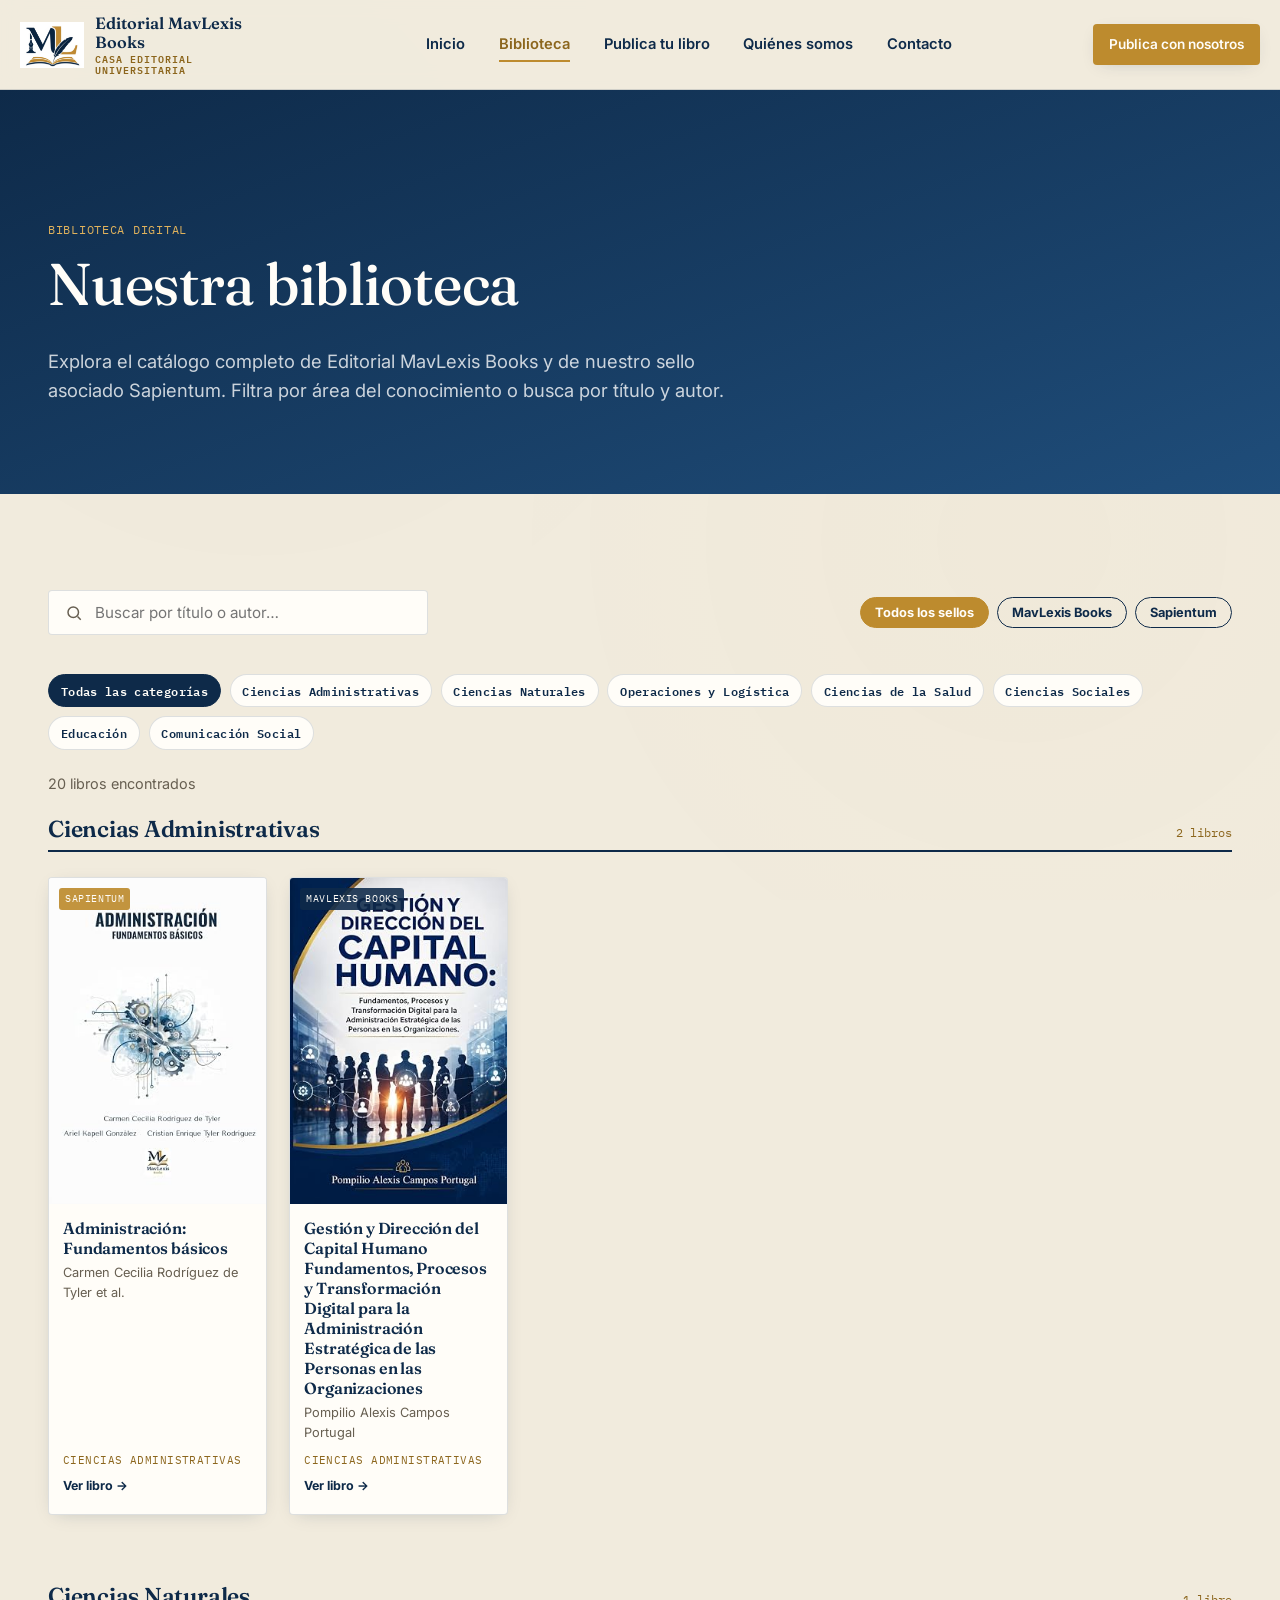
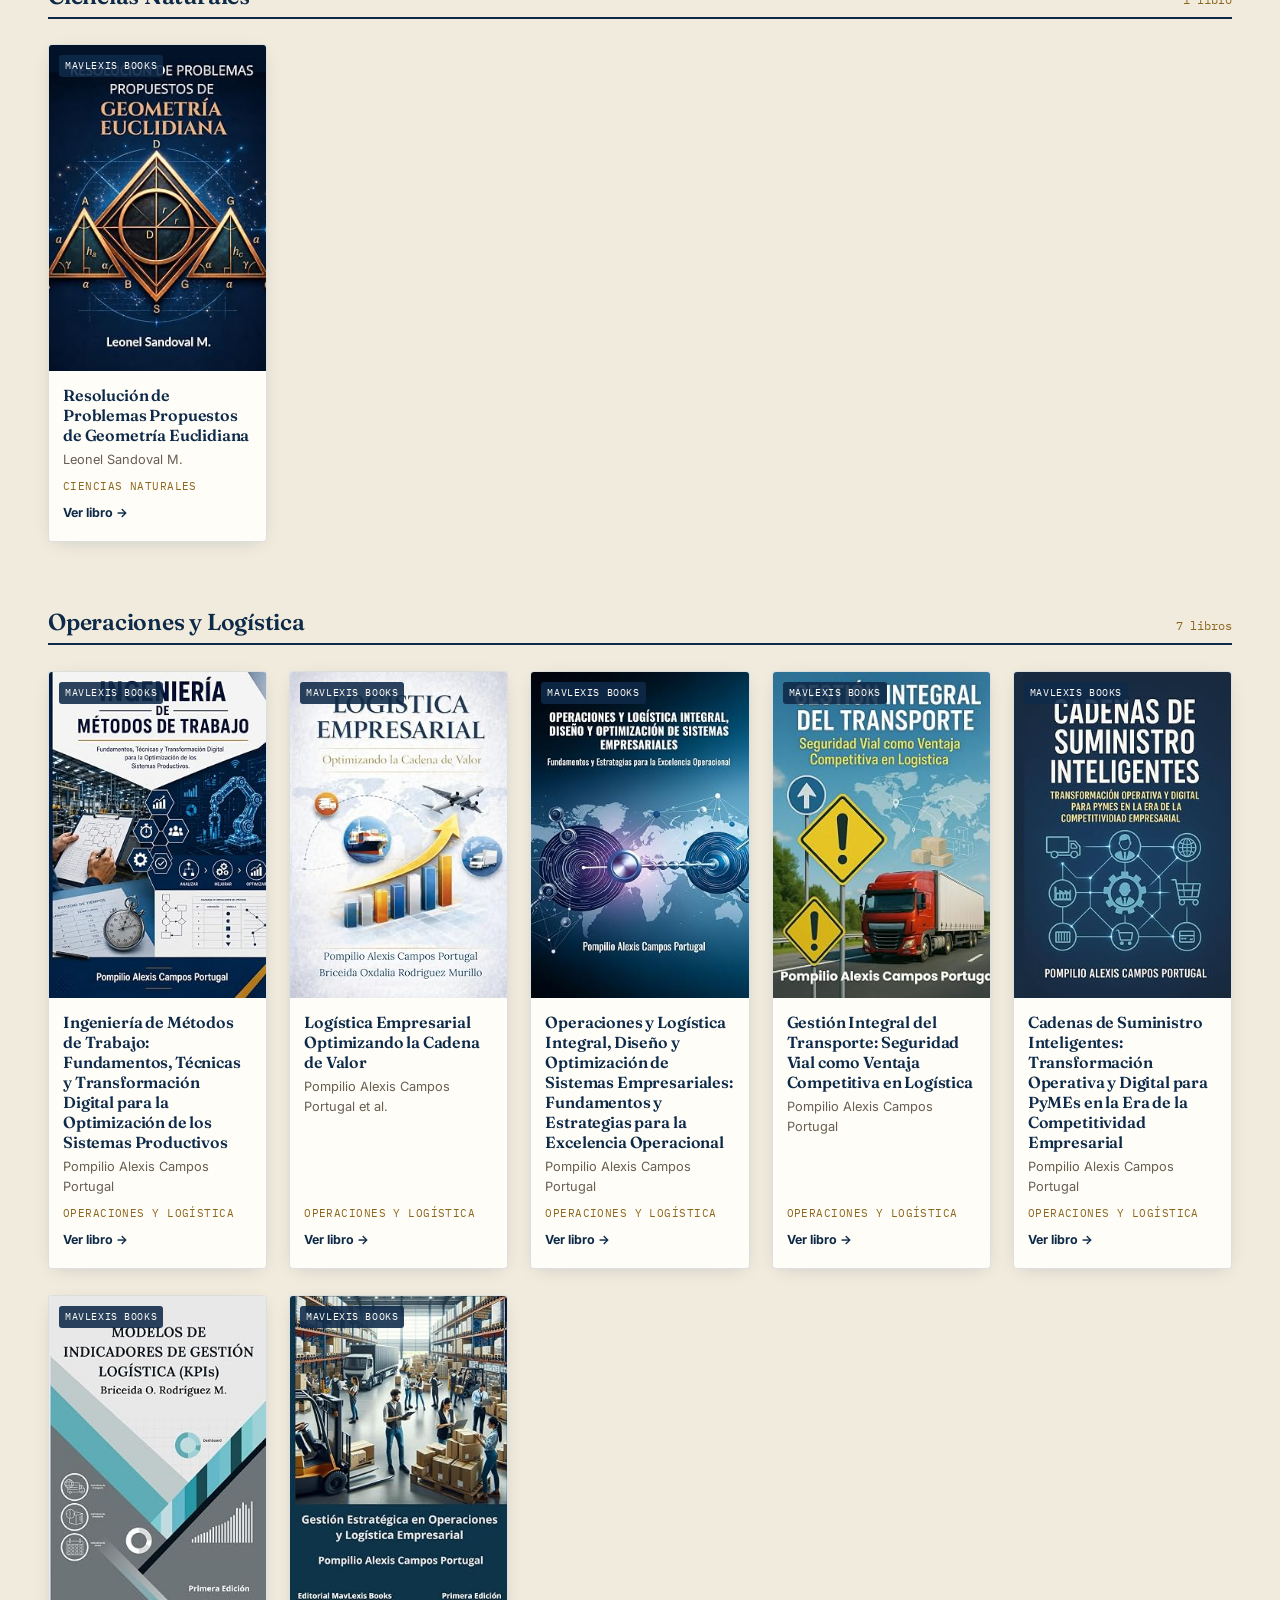
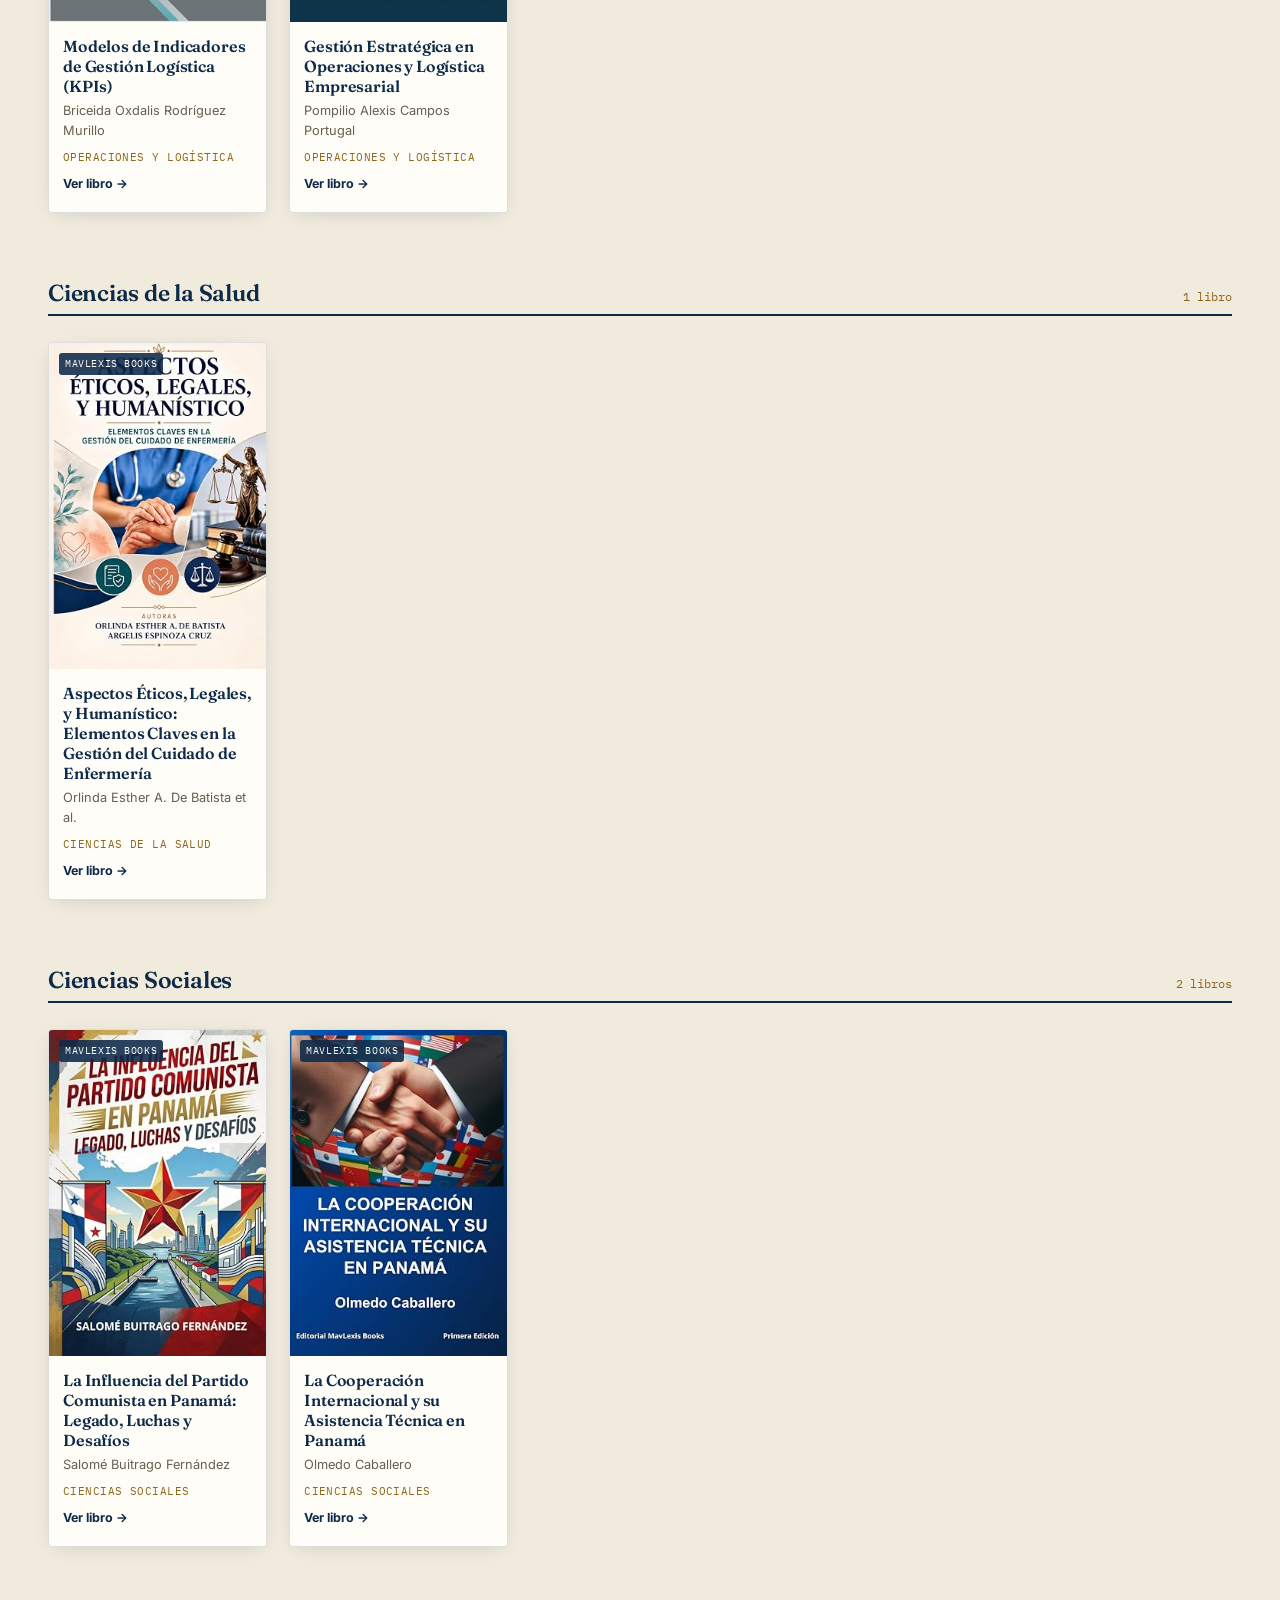
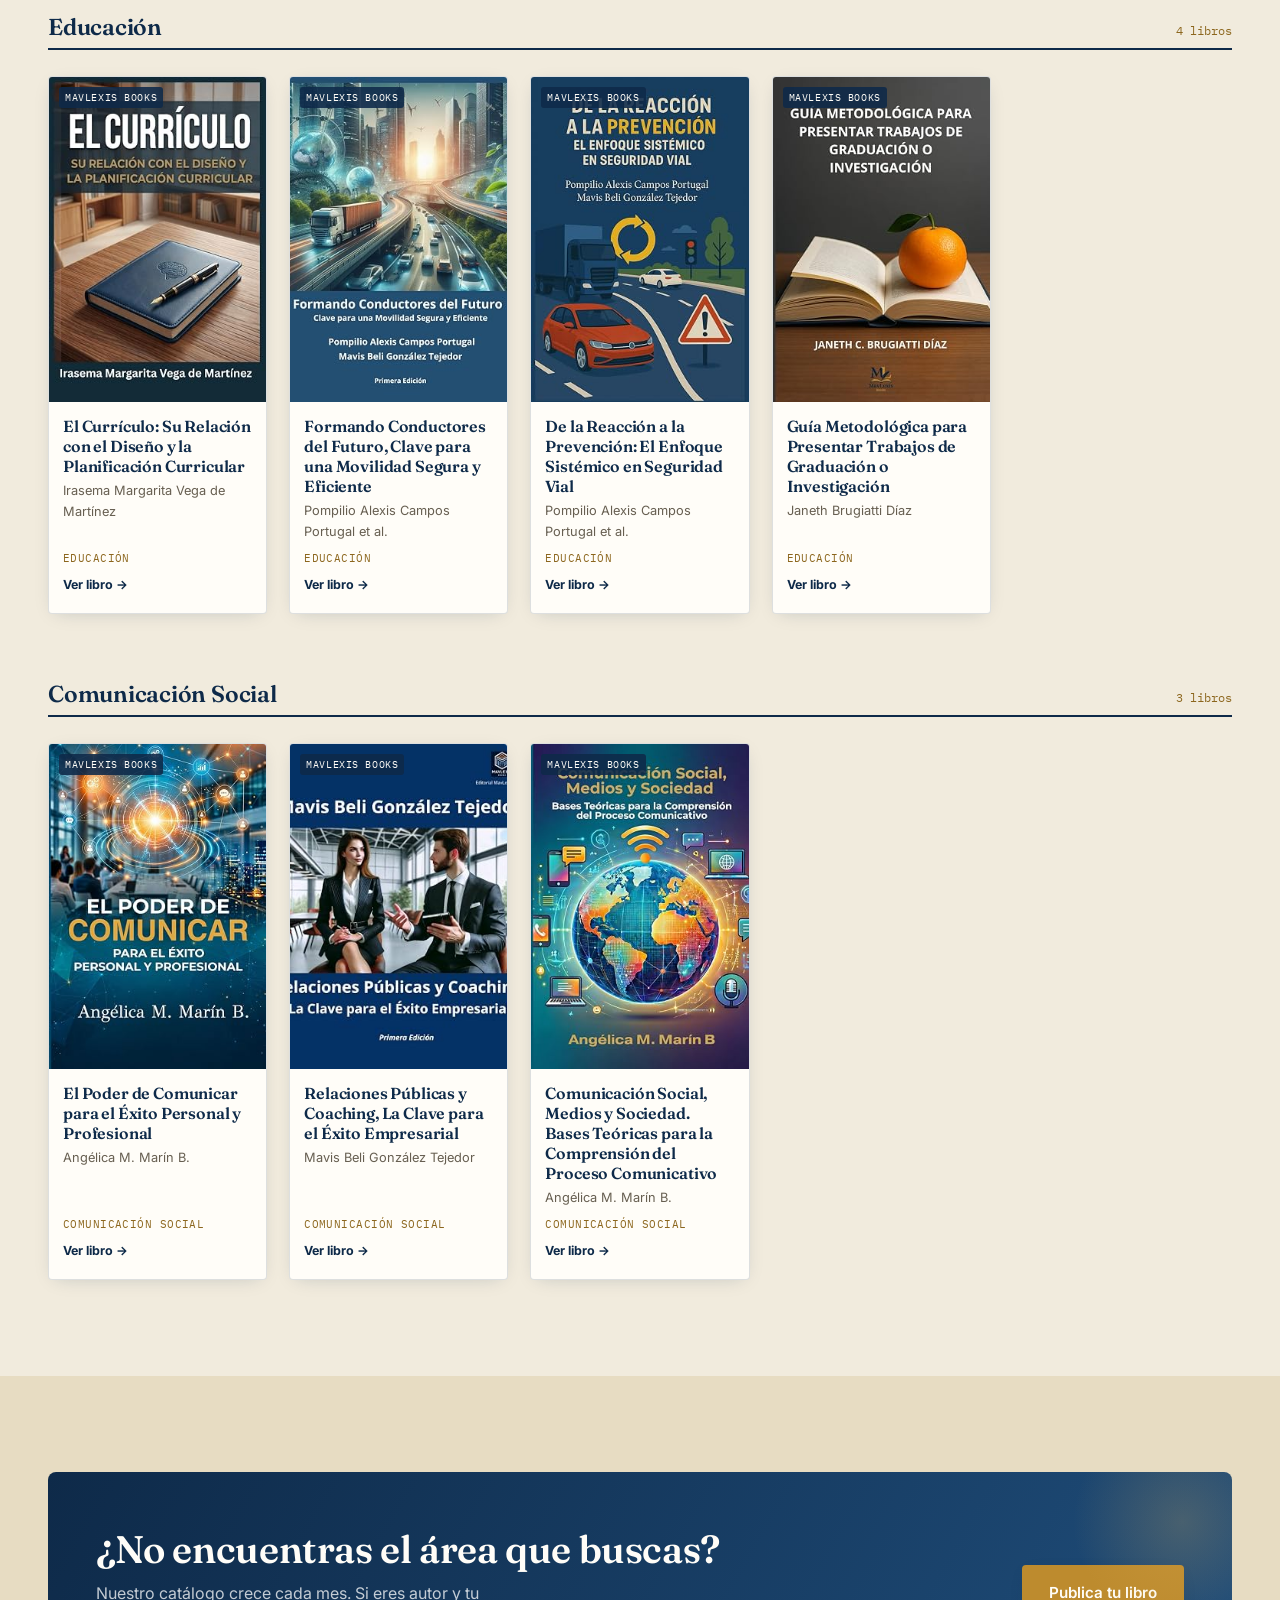
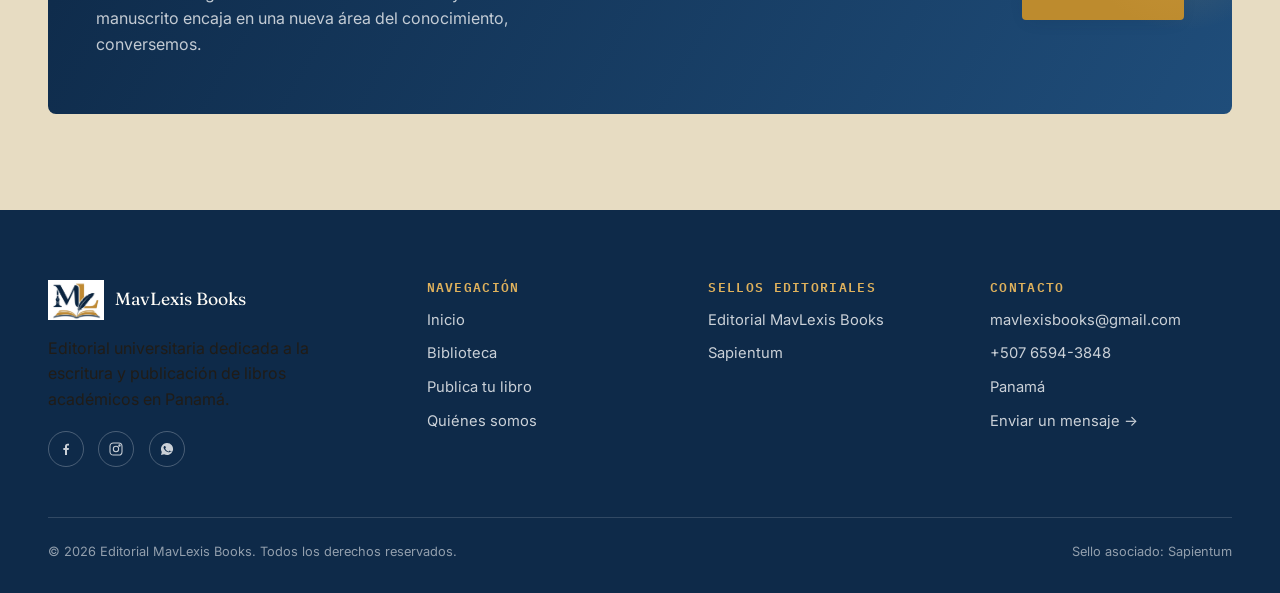
<file: catalogo.html>
<!DOCTYPE html>
<html lang="es">
<head>
<meta charset="UTF-8">
<meta name="viewport" content="width=device-width, initial-scale=1.0">
<title>Biblioteca y catálogo | Editorial MavLexis Books</title>
<meta name="description" content="Explora el catálogo completo de Editorial MavLexis Books y su sello asociado Sapientum: libros académicos organizados por área del conocimiento.">
<link rel="icon" type="image/png" href="assets/img/favicon-32.png">
<link rel="preconnect" href="https://fonts.googleapis.com">
<link rel="preconnect" href="https://fonts.gstatic.com" crossorigin>
<link href="https://fonts.googleapis.com/css2?family=Fraunces:opsz,wght@9..144,400;9..144,500;9..144,600;9..144,700&family=Inter:wght@400;500;600;700&family=IBM+Plex+Mono:wght@500;600&display=swap" rel="stylesheet">
<link rel="stylesheet" href="css/styles.css">
</head>
<body>

<header class="site-header">
  <div class="wrap nav">
    <a href="index.html" class="brand">
      <img src="assets/img/logo-mark.png" alt="Editorial MavLexis Books">
      <div class="brand-text">Editorial MavLexis Books<span>Casa Editorial Universitaria</span></div>
    </a>
    <nav class="nav-links" id="navLinks">
      <a href="index.html">Inicio</a>
      <a href="catalogo.html" class="active">Biblioteca</a>
      <a href="publica-tu-libro.html">Publica tu libro</a>
      <a href="nosotros.html">Quiénes somos</a>
      <a href="contacto.html">Contacto</a>
    </nav>
    <div class="nav-cta">
      <a href="publica-tu-libro.html" class="btn btn-gold btn-sm"><span>Publica con nosotros</span></a>
      <button class="nav-toggle" id="navToggle" aria-label="Abrir menú">
        <svg viewBox="0 0 24 24" fill="none" stroke="currentColor" stroke-width="2"><path d="M3 6h18M3 12h18M3 18h18"/></svg>
      </button>
    </div>
  </div>
</header>

<section class="page-hero">
  <div class="wrap">
    <span class="breadcrumb">Biblioteca digital</span>
    <h1>Nuestra biblioteca</h1>
    <p class="lead">Explora el catálogo completo de Editorial MavLexis Books y de nuestro sello asociado Sapientum. Filtra por área del conocimiento o busca por título y autor.</p>
  </div>
</section>

<section>
  <div class="wrap">

    <div class="book-toolbar">
      <div class="search-box">
        <svg viewBox="0 0 24 24" fill="none" stroke="currentColor" stroke-width="2"><circle cx="11" cy="11" r="7"/><path d="M21 21l-4.3-4.3"/></svg>
        <input type="text" id="searchInput" placeholder="Buscar por título o autor…">
      </div>
      <div class="sello-toggle" id="selloToggle">
        <button data-sello="todos" class="active">Todos los sellos</button>
        <button data-sello="mavlexis">MavLexis Books</button>
        <button data-sello="sapientum">Sapientum</button>
      </div>
    </div>

    <div class="filter-row" id="categoryFilters">
      <button class="chip active" data-cat="todas">Todas las categorías</button>
    </div>

    <p id="resultCount" style="color:var(--muted); font-size:.9rem; margin-bottom:1.4em;"></p>

    <div id="librarySections"></div>

    <div class="empty-state" id="emptyState" style="display:none;">
      <svg viewBox="0 0 24 24" fill="none" stroke="currentColor" stroke-width="1.4"><path d="M4 19.5V6a2 2 0 012-2h12a2 2 0 012 2v13.5M4 19.5A2.5 2.5 0 016.5 17H20"/></svg>
      <p>No encontramos libros que coincidan con tu búsqueda.<br>Intenta con otro término o quita algún filtro.</p>
    </div>

  </div>
</section>

<section class="section-alt">
  <div class="wrap">
    <div class="cta-band reveal">
      <div>
        <h2>¿No encuentras el área que buscas?</h2>
        <p>Nuestro catálogo crece cada mes. Si eres autor y tu manuscrito encaja en una nueva área del conocimiento, conversemos.</p>
      </div>
      <a href="publica-tu-libro.html" class="btn btn-gold">Publica tu libro</a>
    </div>
  </div>
</section>

<footer class="site-footer" id="footer"></footer>

<div class="modal-overlay" id="modalOverlay"></div>

<script src="js/data.js"></script>
<script src="js/main.js"></script>
<script src="js/catalogo.js"></script>
<script>
  renderFooter();
  initReveal();
</script>
</body>
</html>
</file>
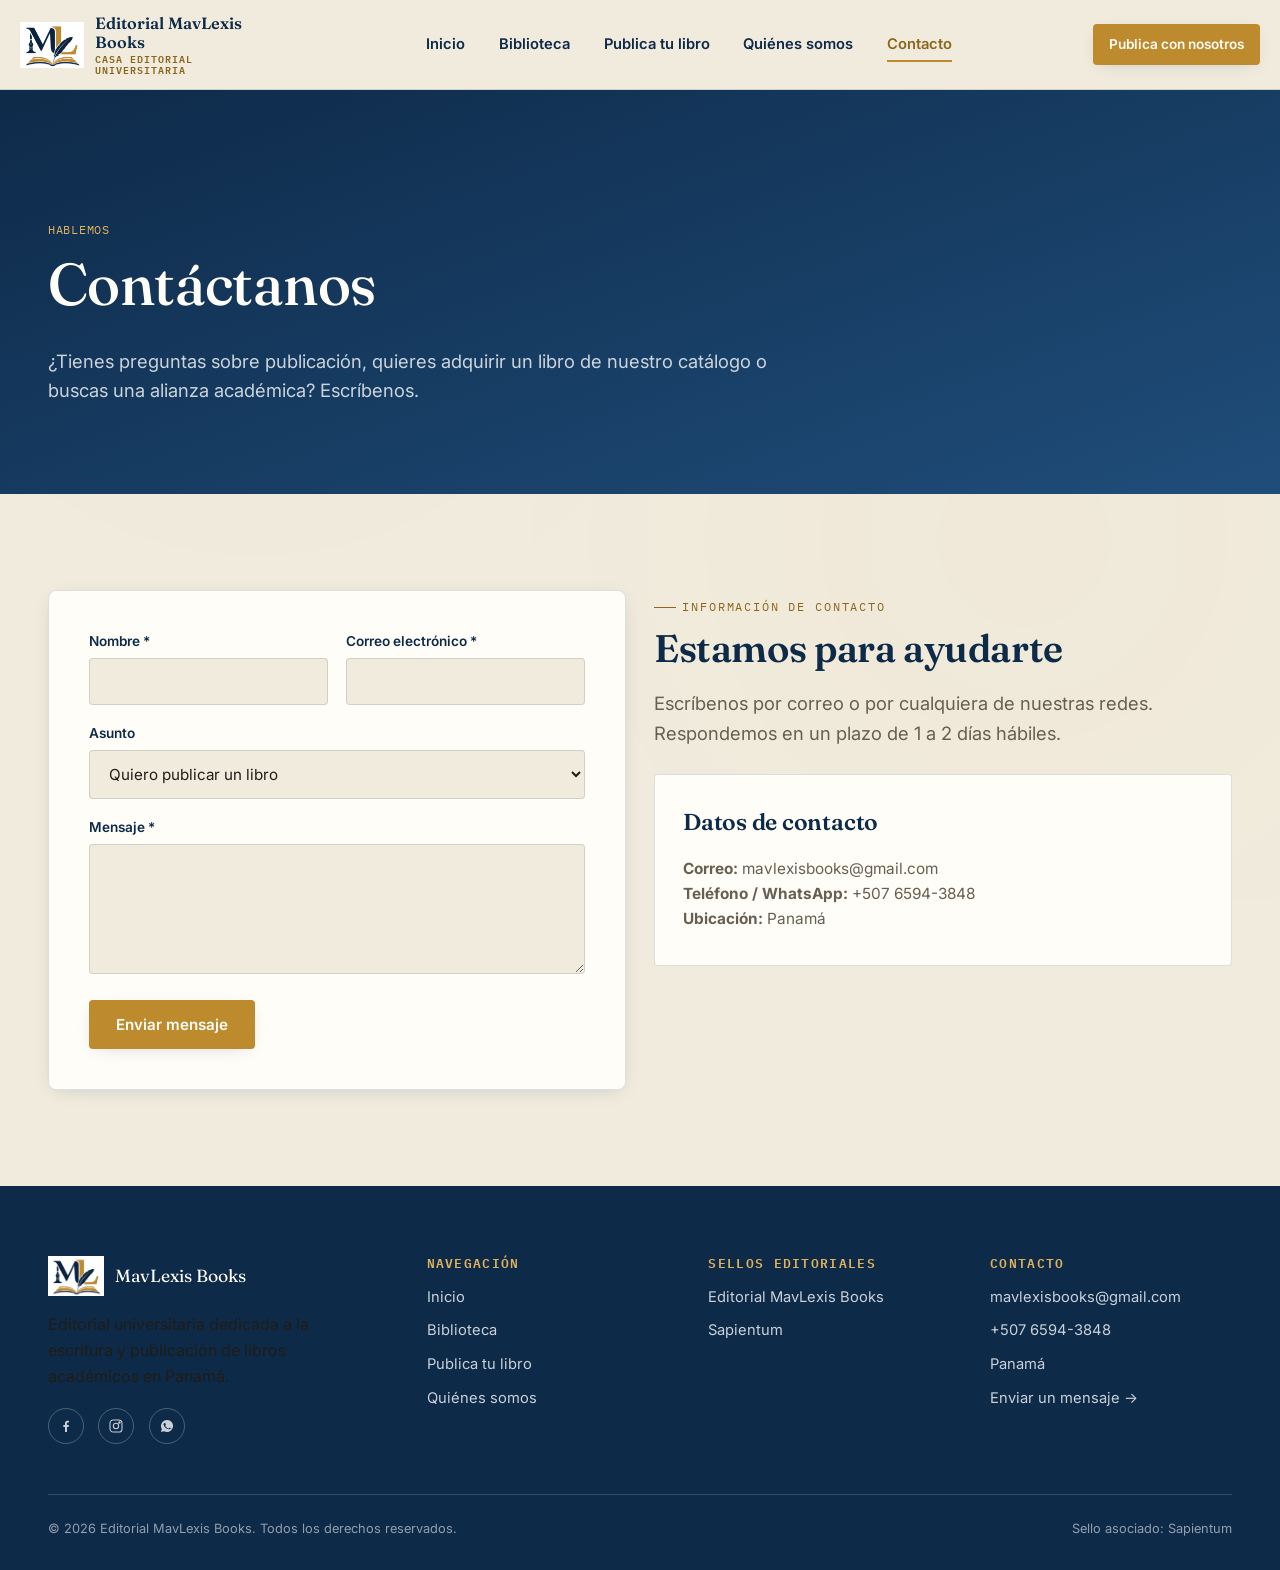
<file: contacto.html>
<!DOCTYPE html>
<html lang="es">
<head>
<meta charset="UTF-8">
<meta name="viewport" content="width=device-width, initial-scale=1.0">
<title>Contacto | Editorial MavLexis Books</title>
<meta name="description" content="Ponte en contacto con Editorial MavLexis Books para consultas, publicación de libros o adquisición de nuestro catálogo.">
<link rel="icon" type="image/png" href="assets/img/favicon-32.png">
<link rel="preconnect" href="https://fonts.googleapis.com">
<link rel="preconnect" href="https://fonts.gstatic.com" crossorigin>
<link href="https://fonts.googleapis.com/css2?family=Fraunces:opsz,wght@9..144,400;9..144,500;9..144,600;9..144,700&family=Inter:wght@400;500;600;700&family=IBM+Plex+Mono:wght@500;600&display=swap" rel="stylesheet">
<link rel="stylesheet" href="css/styles.css">
</head>
<body>

<header class="site-header">
  <div class="wrap nav">
    <a href="index.html" class="brand">
      <img src="assets/img/logo-mark.png" alt="Editorial MavLexis Books">
      <div class="brand-text">Editorial MavLexis Books<span>Casa Editorial Universitaria</span></div>
    </a>
    <nav class="nav-links" id="navLinks">
      <a href="index.html">Inicio</a>
      <a href="catalogo.html">Biblioteca</a>
      <a href="publica-tu-libro.html">Publica tu libro</a>
      <a href="nosotros.html">Quiénes somos</a>
      <a href="contacto.html" class="active">Contacto</a>
    </nav>
    <div class="nav-cta">
      <a href="publica-tu-libro.html" class="btn btn-gold btn-sm"><span>Publica con nosotros</span></a>
      <button class="nav-toggle" id="navToggle" aria-label="Abrir menú">
        <svg viewBox="0 0 24 24" fill="none" stroke="currentColor" stroke-width="2"><path d="M3 6h18M3 12h18M3 18h18"/></svg>
      </button>
    </div>
  </div>
</header>

<section class="page-hero">
  <div class="wrap">
    <span class="breadcrumb">Hablemos</span>
    <h1>Contáctanos</h1>
    <p class="lead">¿Tienes preguntas sobre publicación, quieres adquirir un libro de nuestro catálogo o buscas una alianza académica? Escríbenos.</p>
  </div>
</section>

<section>
  <div class="wrap grid-2">
    <div class="form-card reveal">
      <form name="contacto" data-mailto="mavlexisbooks@gmail.com" data-subject="Nuevo mensaje de contacto — Editorial MavLexis Books" data-redirect="gracias.html">
        <p style="display:none;"><label>No llenar: <input name="bot-field"></label></p>

        <div class="form-row">
          <div class="field">
            <label for="nombre">Nombre *</label>
            <input type="text" id="nombre" name="nombre" required>
          </div>
          <div class="field">
            <label for="correo">Correo electrónico *</label>
            <input type="email" id="correo" name="correo" required>
          </div>
        </div>
        <div class="field">
          <label for="asunto">Asunto</label>
          <select id="asunto" name="asunto">
            <option>Quiero publicar un libro</option>
            <option>Quiero adquirir un libro del catálogo</option>
            <option>Alianzas académicas</option>
            <option>Otra consulta</option>
          </select>
        </div>
        <div class="field">
          <label for="mensaje">Mensaje *</label>
          <textarea id="mensaje" name="mensaje" required></textarea>
        </div>
        <button type="submit" class="btn btn-gold">Enviar mensaje</button>
      </form>
    </div>

    <div class="reveal">
      <span class="eyebrow">Información de contacto</span>
      <h2>Estamos para ayudarte</h2>
      <p class="lead">Escríbenos por correo o por cualquiera de nuestras redes. Respondemos en un plazo de 1 a 2 días hábiles.</p>
      <div class="feature-card" style="margin-top:1.6em;">
        <h3 style="margin-bottom:1em;">Datos de contacto</h3>
        <p><b>Correo:</b> mavlexisbooks@gmail.com</p>
        <p><b>Teléfono / WhatsApp:</b> +507 6594-3848</p>
        <p class="mb-0"><b>Ubicación:</b> Panamá</p>
      </div>
    </div>
  </div>
</section>

<footer class="site-footer" id="footer"></footer>

<script src="js/data.js"></script>
<script src="js/main.js"></script>
<script>
  renderFooter();
  initReveal();

  // Si venimos del catálogo con un asunto predefinido, lo prellenamos
  const params = new URLSearchParams(window.location.search);
  if (params.get('asunto')) {
    const sel = document.getElementById('asunto');
    const mensaje = document.getElementById('mensaje');
    mensaje.value = decodeURIComponent(params.get('asunto').replace(/\+/g,' ')) + '\n\n';
  }
</script>
</body>
</html>
</file>
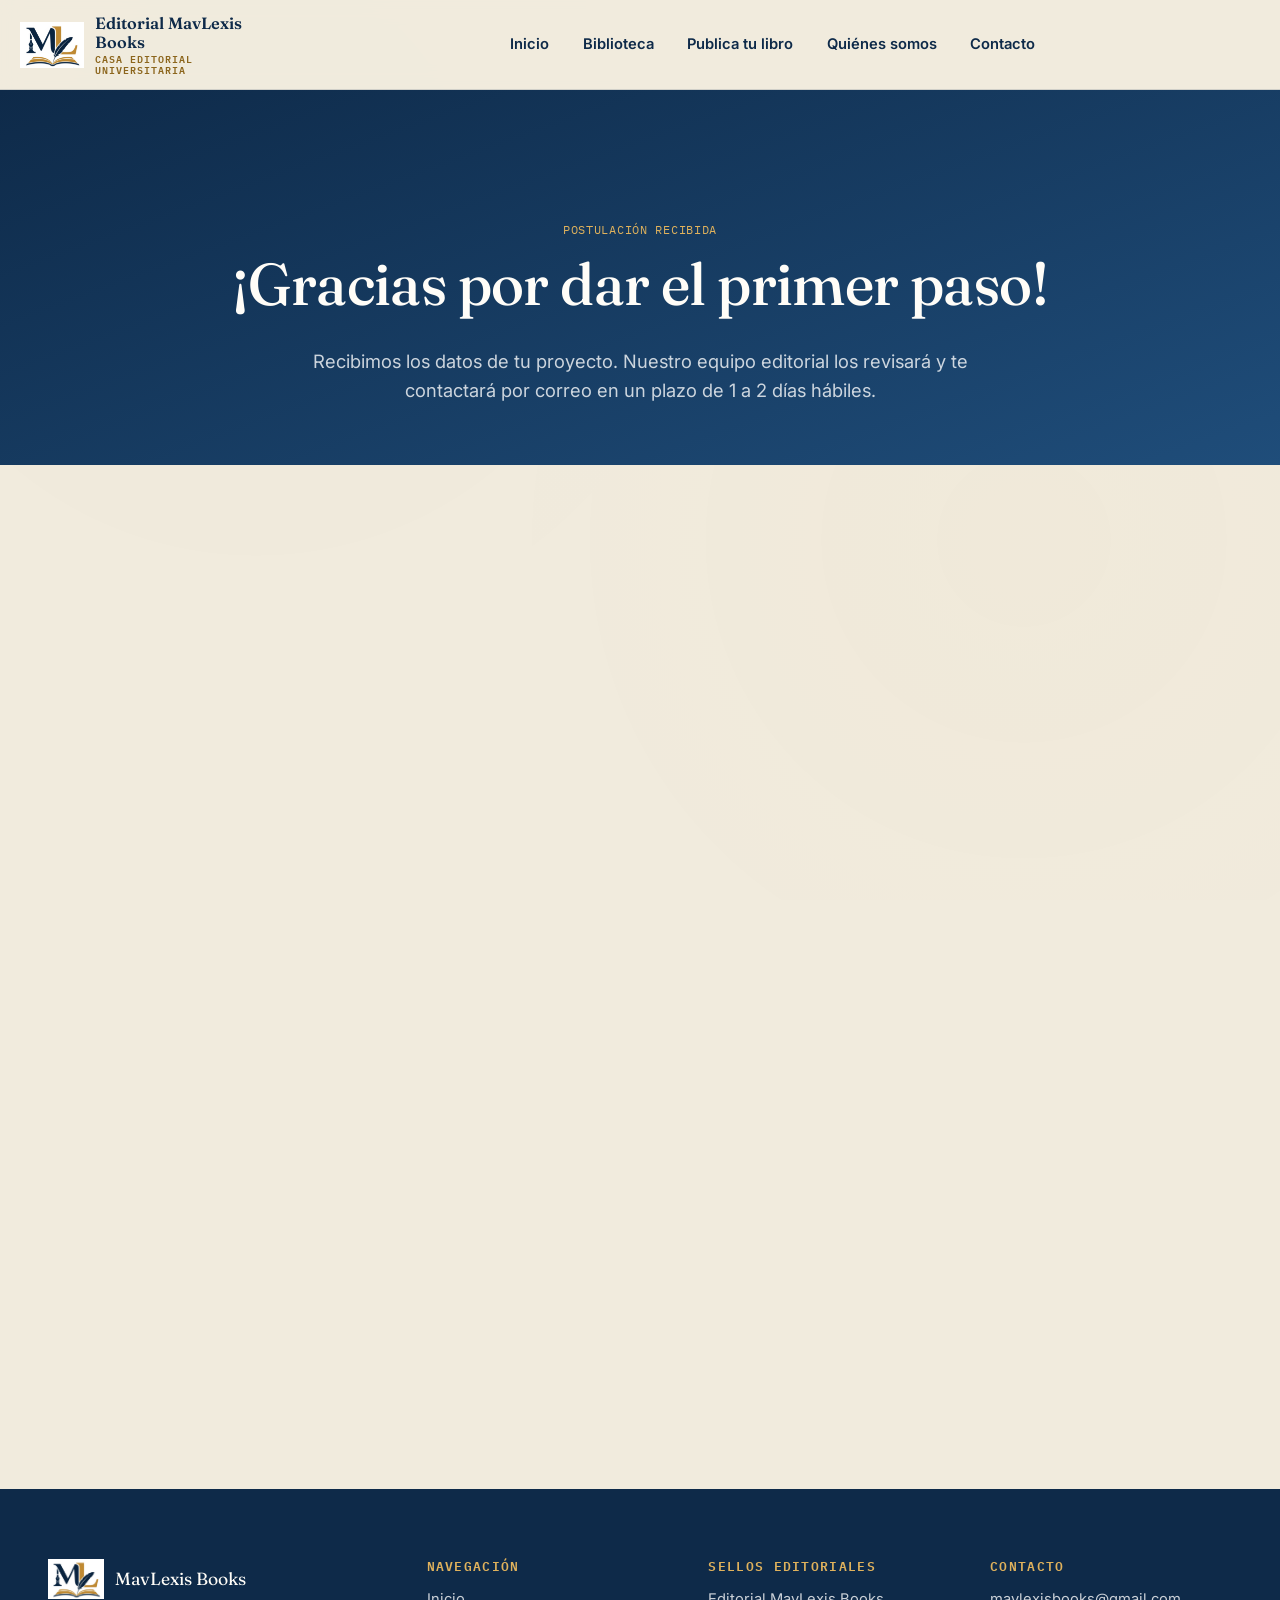
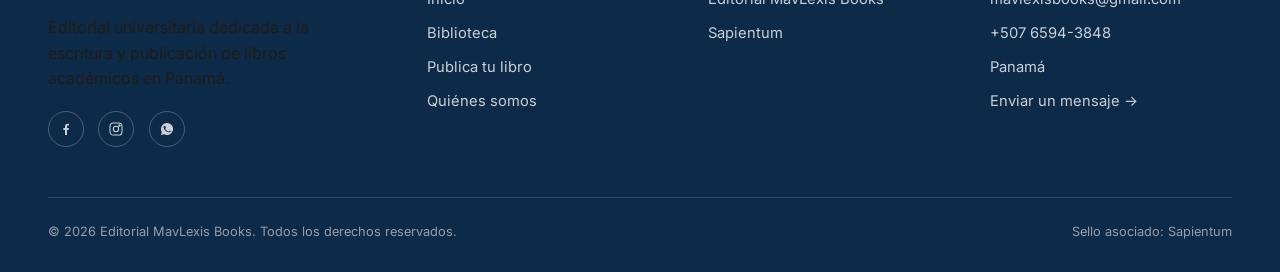
<file: gracias-publicacion.html>
<!DOCTYPE html>
<html lang="es">
<head>
<meta charset="UTF-8">
<meta name="viewport" content="width=device-width, initial-scale=1.0">
<title>¡Postulación recibida! | Editorial MavLexis Books</title>
<link rel="icon" type="image/png" href="assets/img/favicon-32.png">
<link rel="preconnect" href="https://fonts.googleapis.com">
<link rel="preconnect" href="https://fonts.gstatic.com" crossorigin>
<link href="https://fonts.googleapis.com/css2?family=Fraunces:opsz,wght@9..144,400;9..144,500;9..144,600;9..144,700&family=Inter:wght@400;500;600;700&family=IBM+Plex+Mono:wght@500;600&display=swap" rel="stylesheet">
<link rel="stylesheet" href="css/styles.css">
</head>
<body>

<header class="site-header">
  <div class="wrap nav">
    <a href="index.html" class="brand">
      <img src="assets/img/logo-mark.png" alt="Editorial MavLexis Books">
      <div class="brand-text">Editorial MavLexis Books<span>Casa Editorial Universitaria</span></div>
    </a>
    <nav class="nav-links" id="navLinks">
      <a href="index.html">Inicio</a>
      <a href="catalogo.html">Biblioteca</a>
      <a href="publica-tu-libro.html">Publica tu libro</a>
      <a href="nosotros.html">Quiénes somos</a>
      <a href="contacto.html">Contacto</a>
    </nav>
    <div class="nav-cta">
      <button class="nav-toggle" id="navToggle" aria-label="Abrir menú">
        <svg viewBox="0 0 24 24" fill="none" stroke="currentColor" stroke-width="2"><path d="M3 6h18M3 12h18M3 18h18"/></svg>
      </button>
    </div>
  </div>
</header>

<section class="page-hero text-center" style="padding-bottom:60px;">
  <div class="wrap">
    <span class="breadcrumb" style="justify-content:center;display:flex;">Postulación recibida</span>
    <h1>¡Gracias por dar el primer paso!</h1>
    <p class="lead" style="margin:0 auto;">Recibimos los datos de tu proyecto. Nuestro equipo editorial los revisará y te contactará por correo en un plazo de 1 a 2 días hábiles.</p>
  </div>
</section>

<section>
  <div class="wrap" style="max-width:760px;">
    <div class="form-card reveal">
      <span class="badge">Importante: falta un paso</span>
      <h2 style="margin-bottom:.3em;">Envíanos tu manuscrito completo</h2>
      <p class="lead" style="margin-bottom:1.6em;">El formulario que acabas de enviar es solo tu postulación inicial. Para continuar el proceso editorial, envía el archivo completo de tu manuscrito (Word o PDF) por correo electrónico a:</p>

      <div class="manuscript-email">
        <svg viewBox="0 0 24 24" fill="none" stroke="currentColor" stroke-width="1.6"><path d="M4 4h16v16H4z"/><path d="M4 6l8 7 8-7"/></svg>
        <a href="mailto:mavlexisbooks@gmail.com?subject=Manuscrito%20para%20postulaci%C3%B3n">mavlexisbooks@gmail.com</a>
      </div>

      <div class="timeline" style="margin-top:2.2em;">
        <div class="tl-item">
          <div class="tl-num" style="width:40px;height:40px;font-size:1rem;">1</div>
          <div class="tl-body">
            <h3 style="font-size:1rem;">En el asunto del correo, incluye:</h3>
            <p>Tu nombre completo y el título tentativo de tu libro (los mismos que escribiste en el formulario), para que podamos identificar tu postulación fácilmente.</p>
          </div>
        </div>
        <div class="tl-item">
          <div class="tl-num" style="width:40px;height:40px;font-size:1rem;">2</div>
          <div class="tl-body">
            <h3 style="font-size:1rem;">Adjunta el manuscrito completo</h3>
            <p>En formato Word (.docx) o PDF. Si tu archivo es muy pesado, puedes compartirlo mediante un enlace de Google Drive o WeTransfer dentro del mismo correo.</p>
          </div>
        </div>
        <div class="tl-item">
          <div class="tl-num" style="width:40px;height:40px;font-size:1rem;">3</div>
          <div class="tl-body">
            <h3 style="font-size:1rem;">Espera nuestra respuesta</h3>
            <p>Nuestro equipo editorial evaluará tu propuesta y te contactará con observaciones o la aprobación de tu proyecto.</p>
          </div>
        </div>
      </div>

      <div class="hero-actions" style="margin-top:2em;">
        <a href="mailto:mavlexisbooks@gmail.com?subject=Manuscrito%20para%20postulaci%C3%B3n" class="btn btn-gold">Escribir a mavlexisbooks@gmail.com</a>
        <a href="index.html" class="btn btn-outline">Volver al inicio</a>
      </div>
    </div>
  </div>
</section>

<footer class="site-footer" id="footer"></footer>

<script src="js/data.js"></script>
<script src="js/main.js"></script>
<script>renderFooter();</script>
</body>
</html>
</file>
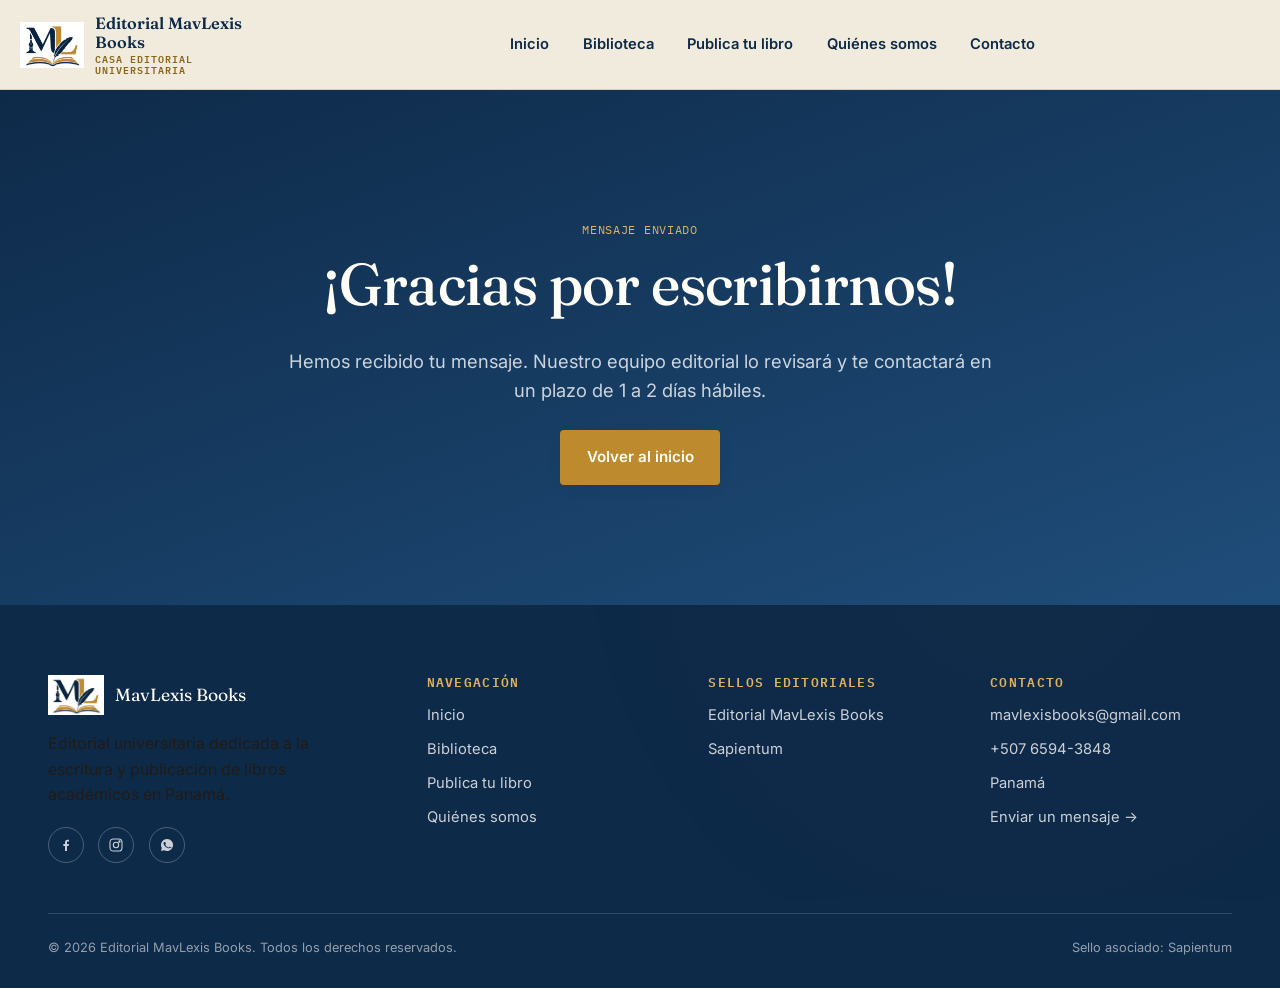
<file: gracias.html>
<!DOCTYPE html>
<html lang="es">
<head>
<meta charset="UTF-8">
<meta name="viewport" content="width=device-width, initial-scale=1.0">
<title>¡Gracias! | Editorial MavLexis Books</title>
<link rel="icon" type="image/png" href="assets/img/favicon-32.png">
<link rel="preconnect" href="https://fonts.googleapis.com">
<link rel="preconnect" href="https://fonts.gstatic.com" crossorigin>
<link href="https://fonts.googleapis.com/css2?family=Fraunces:opsz,wght@9..144,400;9..144,500;9..144,600;9..144,700&family=Inter:wght@400;500;600;700&family=IBM+Plex+Mono:wght@500;600&display=swap" rel="stylesheet">
<link rel="stylesheet" href="css/styles.css">
</head>
<body>

<header class="site-header">
  <div class="wrap nav">
    <a href="index.html" class="brand">
      <img src="assets/img/logo-mark.png" alt="Editorial MavLexis Books">
      <div class="brand-text">Editorial MavLexis Books<span>Casa Editorial Universitaria</span></div>
    </a>
    <nav class="nav-links" id="navLinks">
      <a href="index.html">Inicio</a>
      <a href="catalogo.html">Biblioteca</a>
      <a href="publica-tu-libro.html">Publica tu libro</a>
      <a href="nosotros.html">Quiénes somos</a>
      <a href="contacto.html">Contacto</a>
    </nav>
    <div class="nav-cta">
      <button class="nav-toggle" id="navToggle" aria-label="Abrir menú">
        <svg viewBox="0 0 24 24" fill="none" stroke="currentColor" stroke-width="2"><path d="M3 6h18M3 12h18M3 18h18"/></svg>
      </button>
    </div>
  </div>
</header>

<section class="page-hero text-center" style="padding-bottom:120px;">
  <div class="wrap">
    <span class="breadcrumb" style="justify-content:center;display:flex;">Mensaje enviado</span>
    <h1>¡Gracias por escribirnos!</h1>
    <p class="lead" style="margin:0 auto;">Hemos recibido tu mensaje. Nuestro equipo editorial lo revisará y te contactará en un plazo de 1 a 2 días hábiles.</p>
    <a href="index.html" class="btn btn-gold" style="margin-top:1.6em;">Volver al inicio</a>
  </div>
</section>

<footer class="site-footer" id="footer"></footer>

<script src="js/data.js"></script>
<script src="js/main.js"></script>
<script>renderFooter();</script>
</body>
</html>
</file>
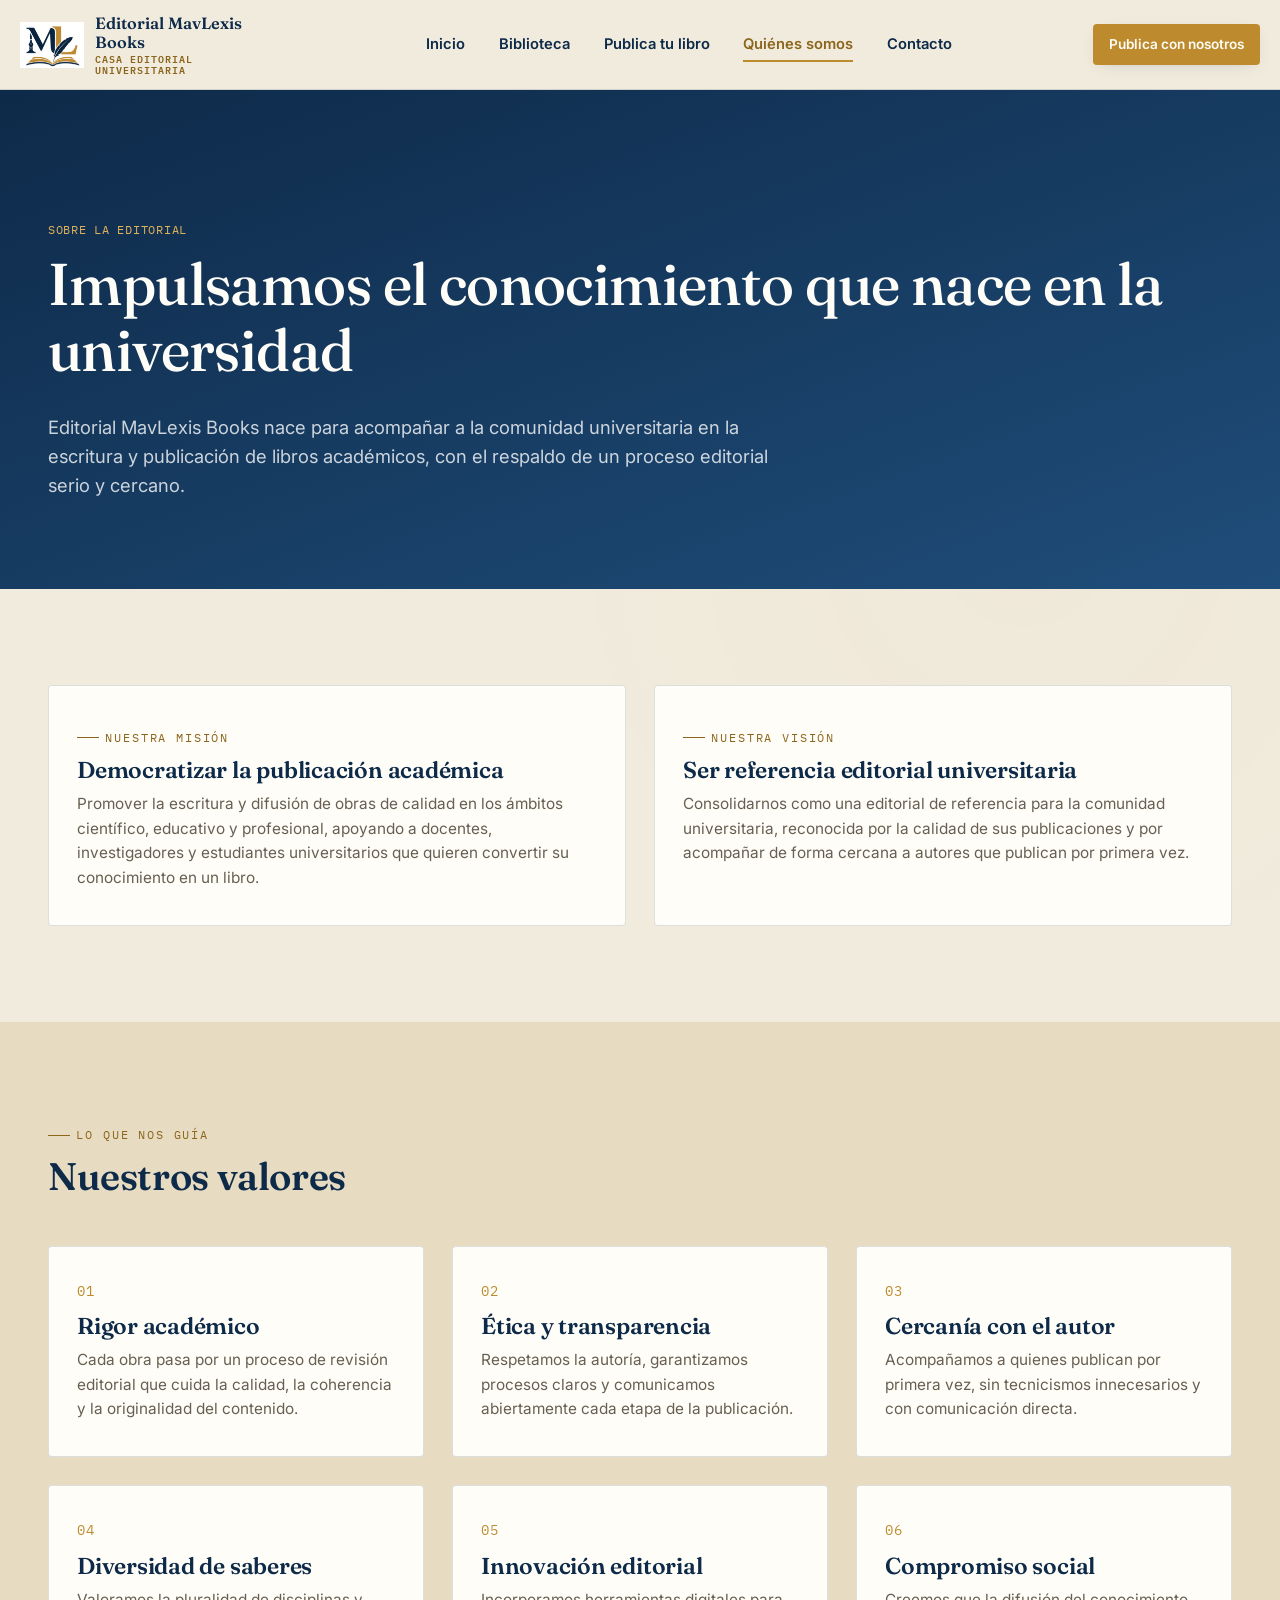
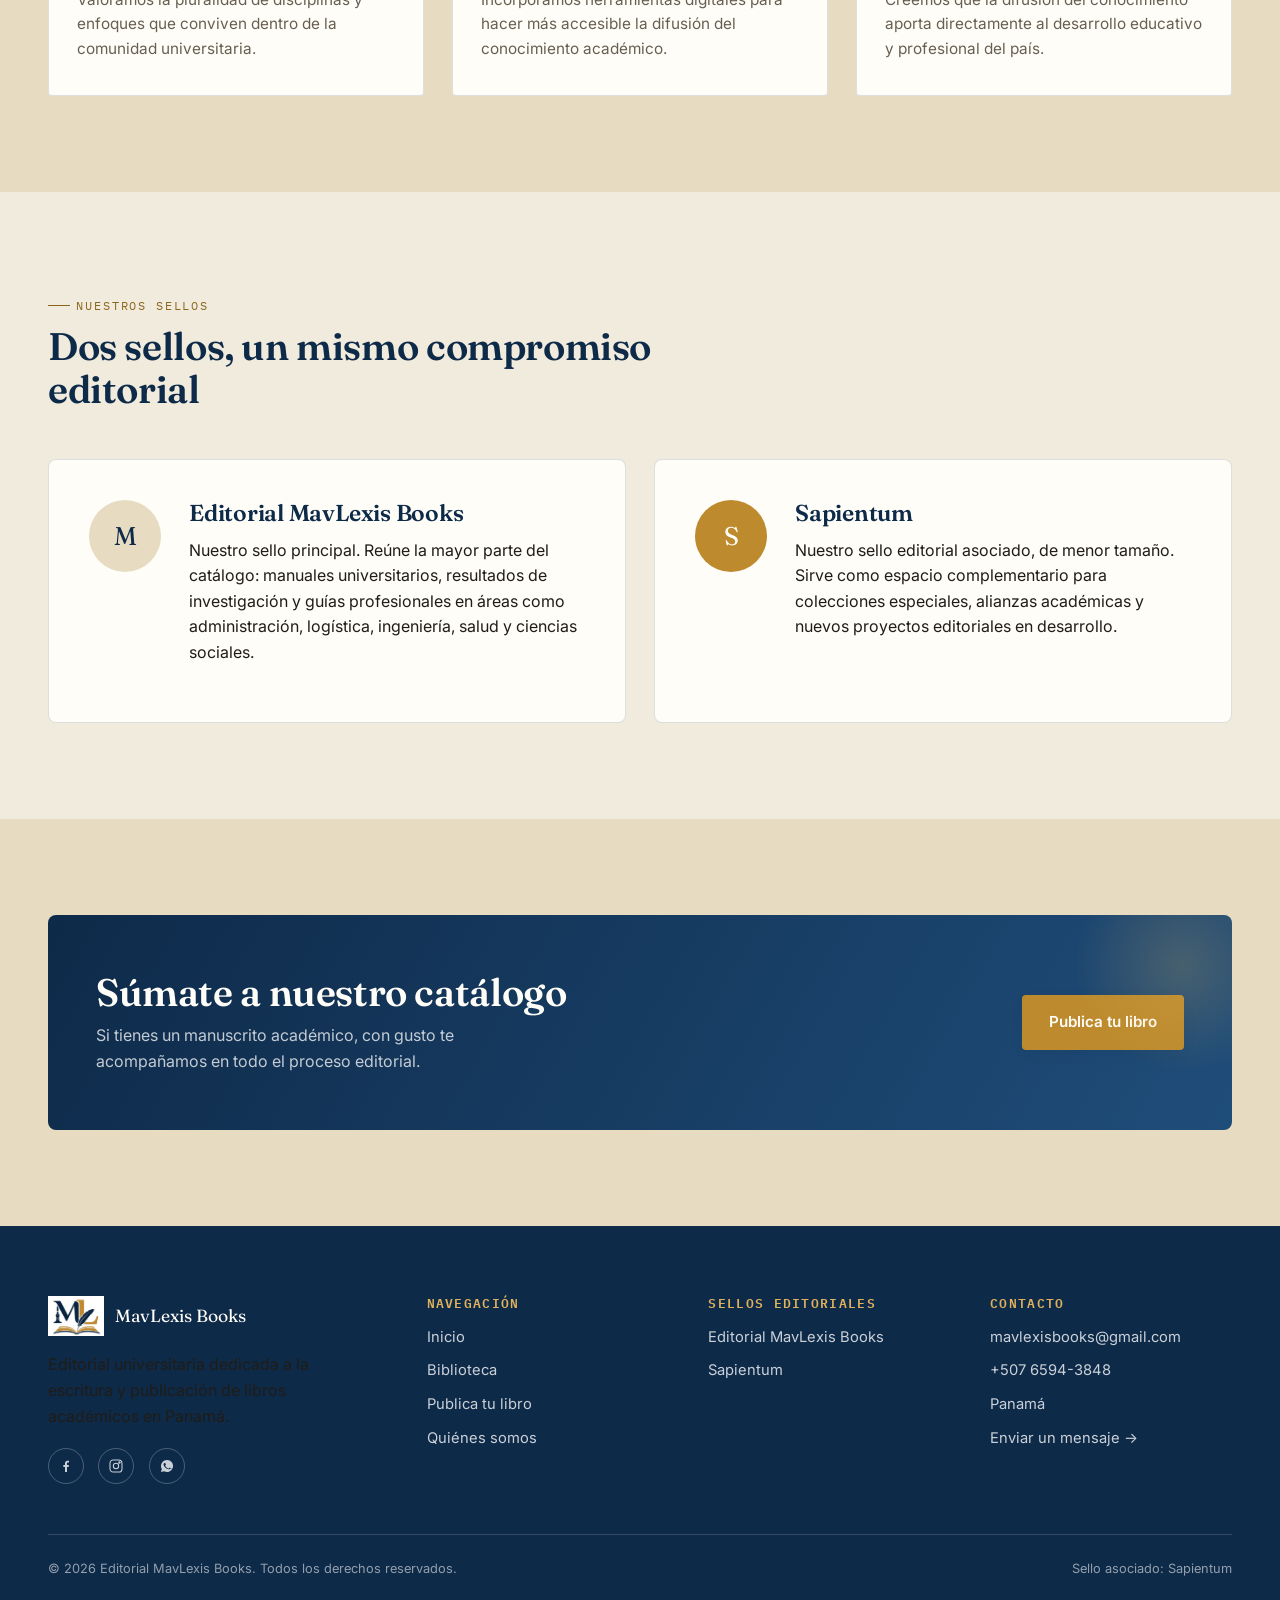
<file: nosotros.html>
<!DOCTYPE html>
<html lang="es">
<head>
<meta charset="UTF-8">
<meta name="viewport" content="width=device-width, initial-scale=1.0">
<title>Quiénes somos | Editorial MavLexis Books</title>
<meta name="description" content="Conoce la misión, visión y valores de Editorial MavLexis Books y de su sello asociado Sapientum, dedicados a la difusión del conocimiento académico.">
<link rel="icon" type="image/png" href="assets/img/favicon-32.png">
<link rel="preconnect" href="https://fonts.googleapis.com">
<link rel="preconnect" href="https://fonts.gstatic.com" crossorigin>
<link href="https://fonts.googleapis.com/css2?family=Fraunces:opsz,wght@9..144,400;9..144,500;9..144,600;9..144,700&family=Inter:wght@400;500;600;700&family=IBM+Plex+Mono:wght@500;600&display=swap" rel="stylesheet">
<link rel="stylesheet" href="css/styles.css">
</head>
<body>

<header class="site-header">
  <div class="wrap nav">
    <a href="index.html" class="brand">
      <img src="assets/img/logo-mark.png" alt="Editorial MavLexis Books">
      <div class="brand-text">Editorial MavLexis Books<span>Casa Editorial Universitaria</span></div>
    </a>
    <nav class="nav-links" id="navLinks">
      <a href="index.html">Inicio</a>
      <a href="catalogo.html">Biblioteca</a>
      <a href="publica-tu-libro.html">Publica tu libro</a>
      <a href="nosotros.html" class="active">Quiénes somos</a>
      <a href="contacto.html">Contacto</a>
    </nav>
    <div class="nav-cta">
      <a href="publica-tu-libro.html" class="btn btn-gold btn-sm"><span>Publica con nosotros</span></a>
      <button class="nav-toggle" id="navToggle" aria-label="Abrir menú">
        <svg viewBox="0 0 24 24" fill="none" stroke="currentColor" stroke-width="2"><path d="M3 6h18M3 12h18M3 18h18"/></svg>
      </button>
    </div>
  </div>
</header>

<section class="page-hero">
  <div class="wrap">
    <span class="breadcrumb">Sobre la editorial</span>
    <h1>Impulsamos el conocimiento que nace en la universidad</h1>
    <p class="lead">Editorial MavLexis Books nace para acompañar a la comunidad universitaria en la escritura y publicación de libros académicos, con el respaldo de un proceso editorial serio y cercano.</p>
  </div>
</section>

<section>
  <div class="wrap">
    <div class="grid-2">
      <div class="feature-card reveal">
        <span class="eyebrow">Nuestra misión</span>
        <h3>Democratizar la publicación académica</h3>
        <p style="color:var(--muted);">Promover la escritura y difusión de obras de calidad en los ámbitos científico, educativo y profesional, apoyando a docentes, investigadores y estudiantes universitarios que quieren convertir su conocimiento en un libro.</p>
      </div>
      <div class="feature-card reveal">
        <span class="eyebrow">Nuestra visión</span>
        <h3>Ser referencia editorial universitaria</h3>
        <p style="color:var(--muted);">Consolidarnos como una editorial de referencia para la comunidad universitaria, reconocida por la calidad de sus publicaciones y por acompañar de forma cercana a autores que publican por primera vez.</p>
      </div>
    </div>
  </div>
</section>

<section class="section-alt">
  <div class="wrap">
    <div class="section-head reveal">
      <span class="eyebrow">Lo que nos guía</span>
      <h2>Nuestros valores</h2>
    </div>
    <div class="grid-3">
      <div class="feature-card reveal">
        <span class="feature-num">01</span>
        <h3>Rigor académico</h3>
        <p>Cada obra pasa por un proceso de revisión editorial que cuida la calidad, la coherencia y la originalidad del contenido.</p>
      </div>
      <div class="feature-card reveal">
        <span class="feature-num">02</span>
        <h3>Ética y transparencia</h3>
        <p>Respetamos la autoría, garantizamos procesos claros y comunicamos abiertamente cada etapa de la publicación.</p>
      </div>
      <div class="feature-card reveal">
        <span class="feature-num">03</span>
        <h3>Cercanía con el autor</h3>
        <p>Acompañamos a quienes publican por primera vez, sin tecnicismos innecesarios y con comunicación directa.</p>
      </div>
      <div class="feature-card reveal">
        <span class="feature-num">04</span>
        <h3>Diversidad de saberes</h3>
        <p>Valoramos la pluralidad de disciplinas y enfoques que conviven dentro de la comunidad universitaria.</p>
      </div>
      <div class="feature-card reveal">
        <span class="feature-num">05</span>
        <h3>Innovación editorial</h3>
        <p>Incorporamos herramientas digitales para hacer más accesible la difusión del conocimiento académico.</p>
      </div>
      <div class="feature-card reveal">
        <span class="feature-num">06</span>
        <h3>Compromiso social</h3>
        <p>Creemos que la difusión del conocimiento aporta directamente al desarrollo educativo y profesional del país.</p>
      </div>
    </div>
  </div>
</section>

<section>
  <div class="wrap">
    <div class="section-head reveal">
      <span class="eyebrow">Nuestros sellos</span>
      <h2>Dos sellos, un mismo compromiso editorial</h2>
    </div>
    <div class="grid-2">
      <div class="sello-card reveal">
        <div class="mark">M</div>
        <div>
          <h3 class="mt-0">Editorial MavLexis Books</h3>
          <p>Nuestro sello principal. Reúne la mayor parte del catálogo: manuales universitarios, resultados de investigación y guías profesionales en áreas como administración, logística, ingeniería, salud y ciencias sociales.</p>
        </div>
      </div>
      <div class="sello-card gold reveal">
        <div class="mark">S</div>
        <div>
          <h3 class="mt-0">Sapientum</h3>
          <p>Nuestro sello editorial asociado, de menor tamaño. Sirve como espacio complementario para colecciones especiales, alianzas académicas y nuevos proyectos editoriales en desarrollo.</p>
        </div>
      </div>
    </div>
  </div>
</section>

<section class="section-alt">
  <div class="wrap">
    <div class="cta-band reveal">
      <div>
        <h2>Súmate a nuestro catálogo</h2>
        <p>Si tienes un manuscrito académico, con gusto te acompañamos en todo el proceso editorial.</p>
      </div>
      <a href="publica-tu-libro.html" class="btn btn-gold">Publica tu libro</a>
    </div>
  </div>
</section>

<footer class="site-footer" id="footer"></footer>

<script src="js/data.js"></script>
<script src="js/main.js"></script>
<script>
  renderFooter();
  initReveal();
</script>
</body>
</html>
</file>
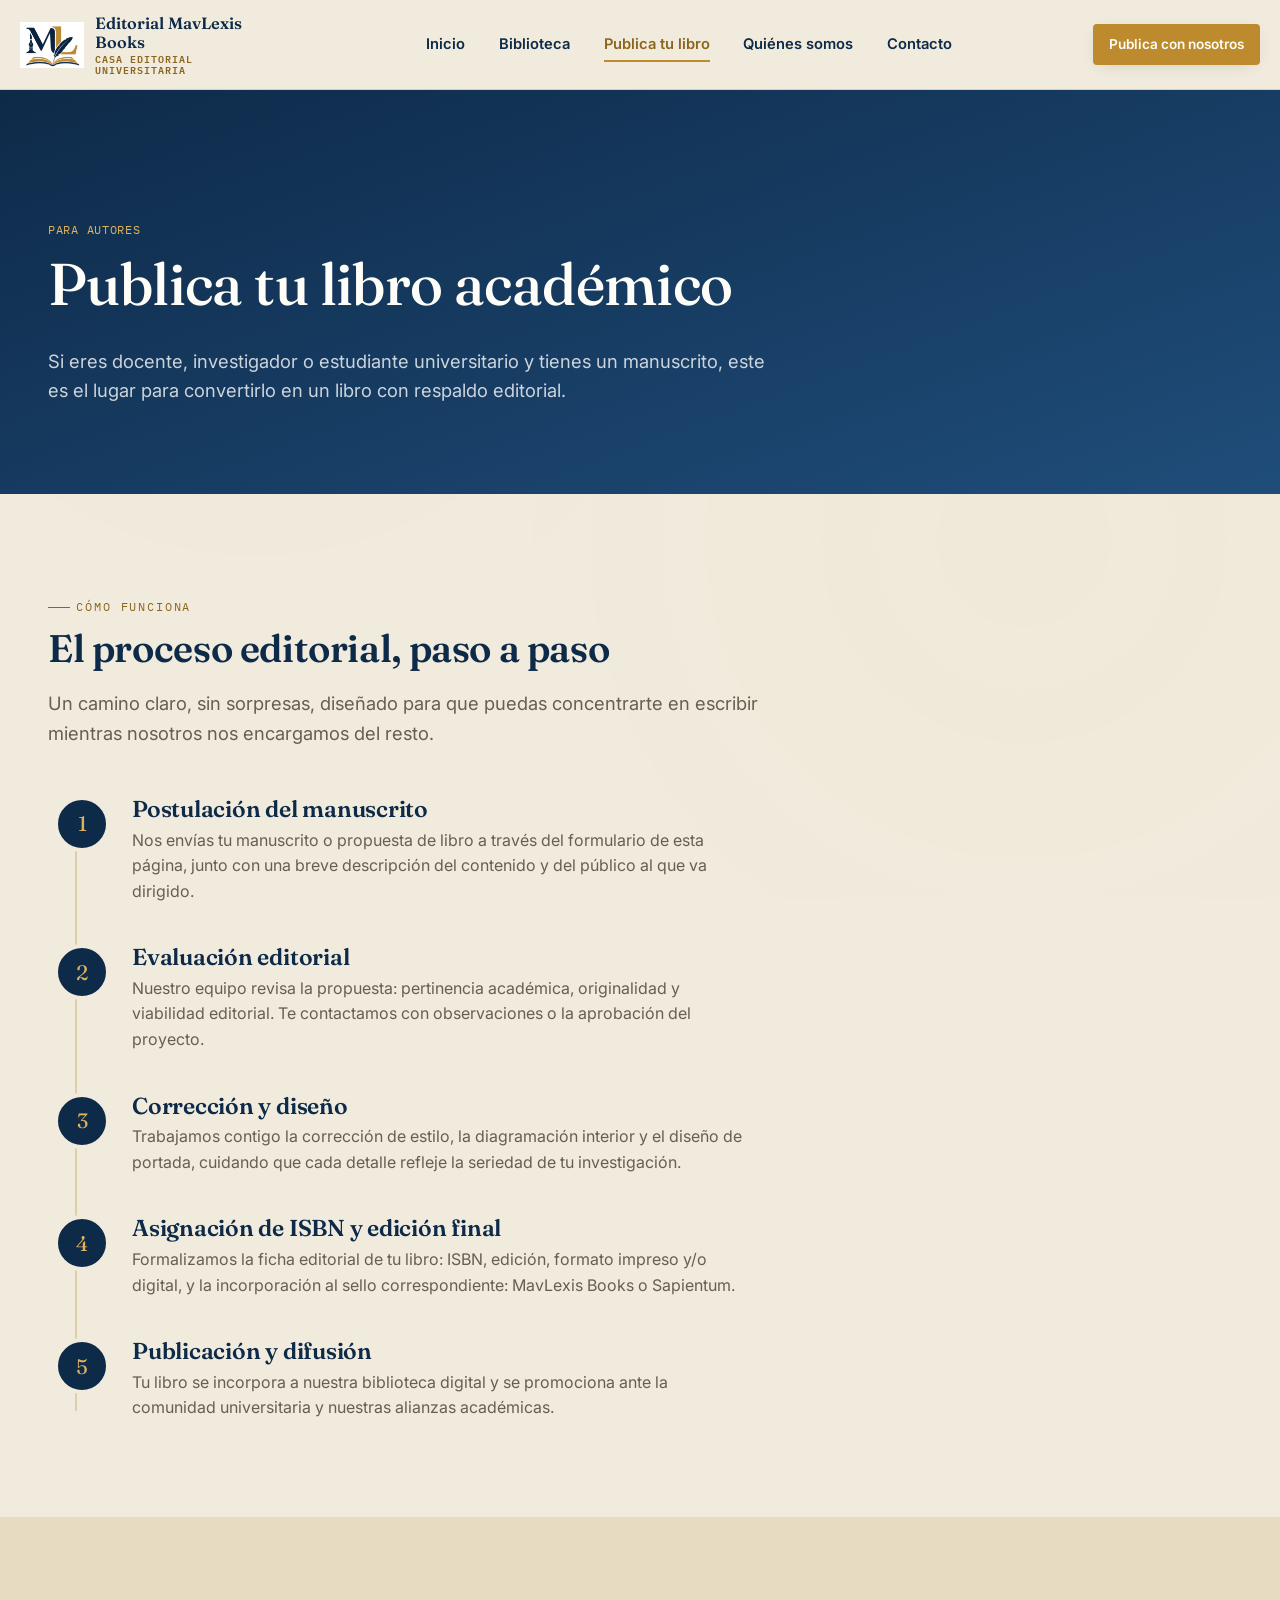
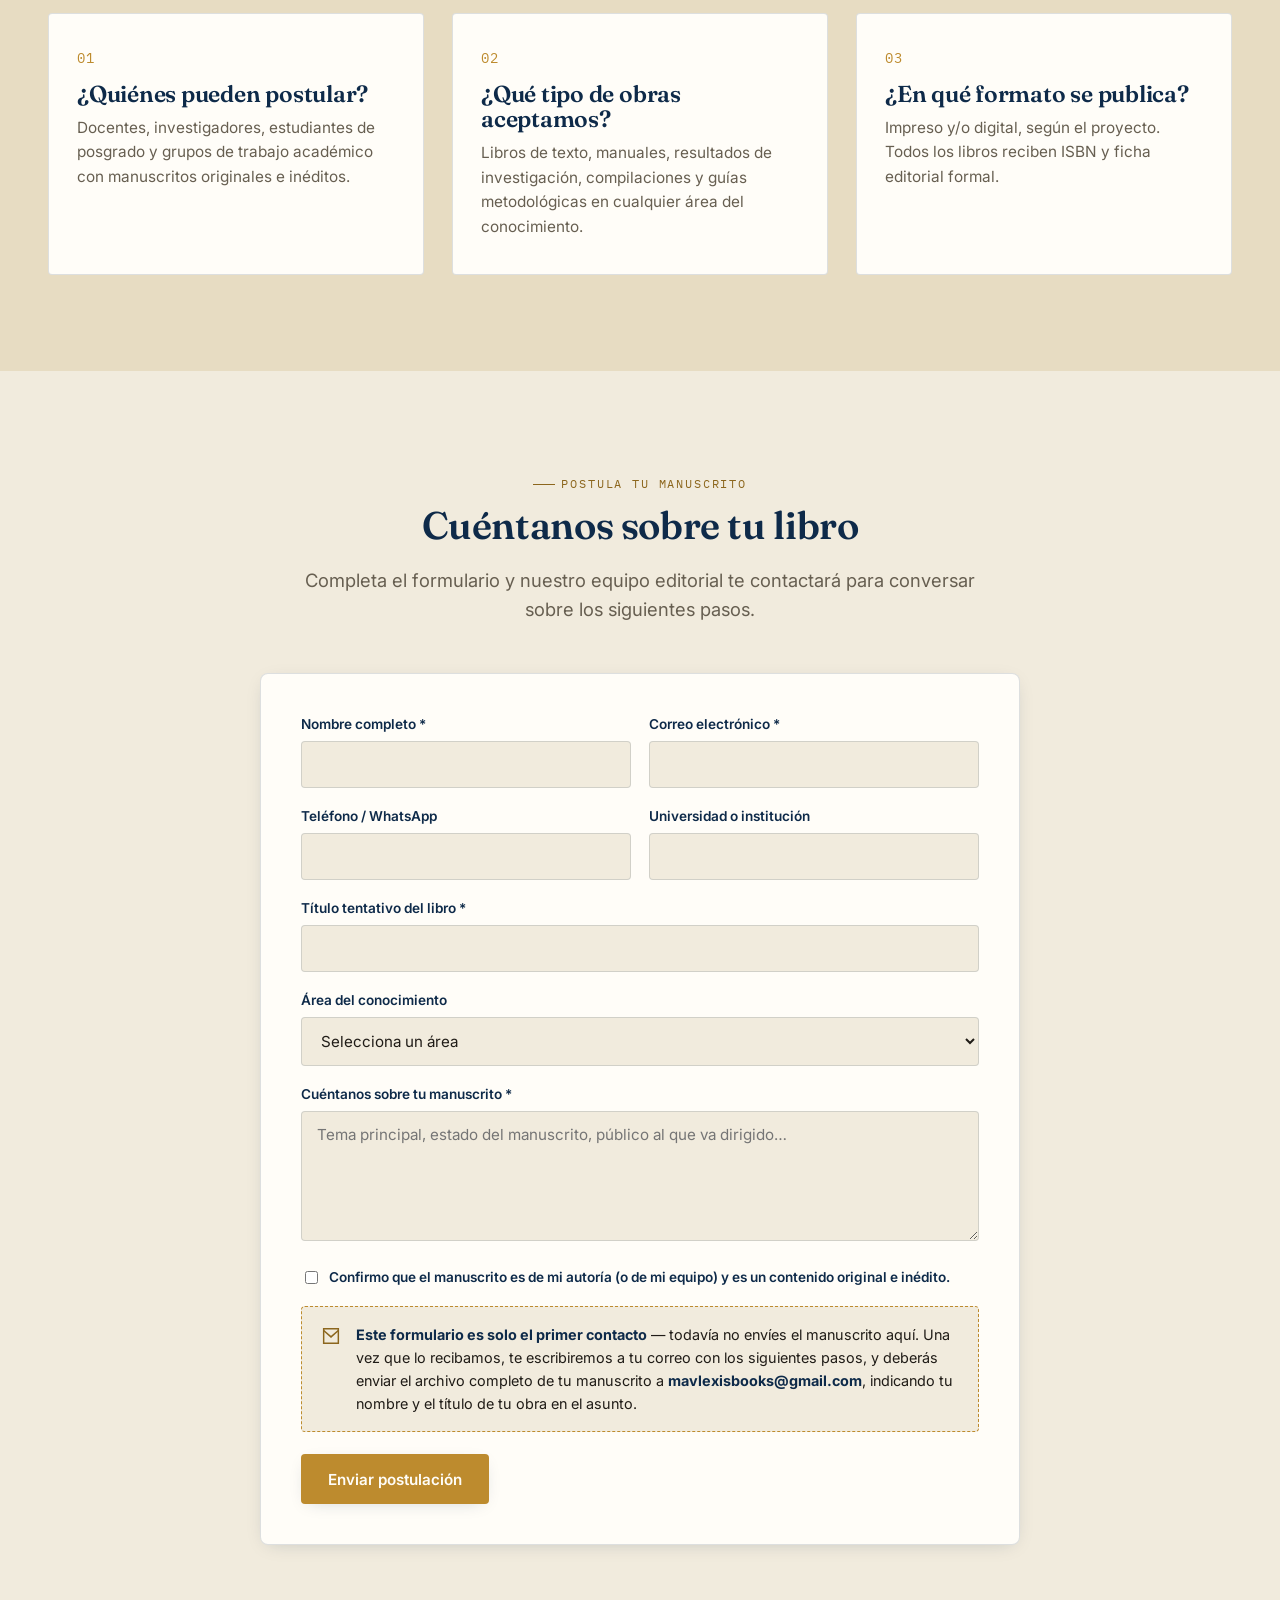
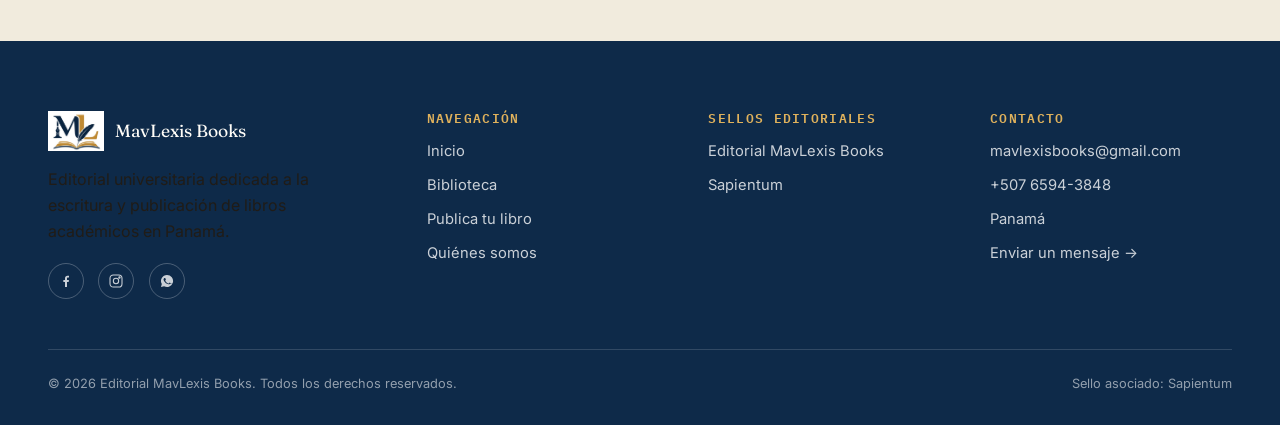
<file: publica-tu-libro.html>
<!DOCTYPE html>
<html lang="es">
<head>
<meta charset="UTF-8">
<meta name="viewport" content="width=device-width, initial-scale=1.0">
<title>Publica tu libro | Editorial MavLexis Books</title>
<meta name="description" content="¿Eres profesor, investigador o estudiante universitario con un manuscrito? Conoce el proceso de publicación de Editorial MavLexis Books y postula tu obra.">
<link rel="icon" type="image/png" href="assets/img/favicon-32.png">
<link rel="preconnect" href="https://fonts.googleapis.com">
<link rel="preconnect" href="https://fonts.gstatic.com" crossorigin>
<link href="https://fonts.googleapis.com/css2?family=Fraunces:opsz,wght@9..144,400;9..144,500;9..144,600;9..144,700&family=Inter:wght@400;500;600;700&family=IBM+Plex+Mono:wght@500;600&display=swap" rel="stylesheet">
<link rel="stylesheet" href="css/styles.css">
</head>
<body>

<header class="site-header">
  <div class="wrap nav">
    <a href="index.html" class="brand">
      <img src="assets/img/logo-mark.png" alt="Editorial MavLexis Books">
      <div class="brand-text">Editorial MavLexis Books<span>Casa Editorial Universitaria</span></div>
    </a>
    <nav class="nav-links" id="navLinks">
      <a href="index.html">Inicio</a>
      <a href="catalogo.html">Biblioteca</a>
      <a href="publica-tu-libro.html" class="active">Publica tu libro</a>
      <a href="nosotros.html">Quiénes somos</a>
      <a href="contacto.html">Contacto</a>
    </nav>
    <div class="nav-cta">
      <a href="publica-tu-libro.html" class="btn btn-gold btn-sm"><span>Publica con nosotros</span></a>
      <button class="nav-toggle" id="navToggle" aria-label="Abrir menú">
        <svg viewBox="0 0 24 24" fill="none" stroke="currentColor" stroke-width="2"><path d="M3 6h18M3 12h18M3 18h18"/></svg>
      </button>
    </div>
  </div>
</header>

<section class="page-hero">
  <div class="wrap">
    <span class="breadcrumb">Para autores</span>
    <h1>Publica tu libro académico</h1>
    <p class="lead">Si eres docente, investigador o estudiante universitario y tienes un manuscrito, este es el lugar para convertirlo en un libro con respaldo editorial.</p>
  </div>
</section>

<section>
  <div class="wrap">
    <div class="section-head reveal">
      <span class="eyebrow">Cómo funciona</span>
      <h2>El proceso editorial, paso a paso</h2>
      <p class="lead">Un camino claro, sin sorpresas, diseñado para que puedas concentrarte en escribir mientras nosotros nos encargamos del resto.</p>
    </div>

    <div class="timeline">
      <div class="tl-item reveal">
        <div class="tl-num">1</div>
        <div class="tl-body">
          <h3>Postulación del manuscrito</h3>
          <p>Nos envías tu manuscrito o propuesta de libro a través del formulario de esta página, junto con una breve descripción del contenido y del público al que va dirigido.</p>
        </div>
      </div>
      <div class="tl-item reveal">
        <div class="tl-num">2</div>
        <div class="tl-body">
          <h3>Evaluación editorial</h3>
          <p>Nuestro equipo revisa la propuesta: pertinencia académica, originalidad y viabilidad editorial. Te contactamos con observaciones o la aprobación del proyecto.</p>
        </div>
      </div>
      <div class="tl-item reveal">
        <div class="tl-num">3</div>
        <div class="tl-body">
          <h3>Corrección y diseño</h3>
          <p>Trabajamos contigo la corrección de estilo, la diagramación interior y el diseño de portada, cuidando que cada detalle refleje la seriedad de tu investigación.</p>
        </div>
      </div>
      <div class="tl-item reveal">
        <div class="tl-num">4</div>
        <div class="tl-body">
          <h3>Asignación de ISBN y edición final</h3>
          <p>Formalizamos la ficha editorial de tu libro: ISBN, edición, formato impreso y/o digital, y la incorporación al sello correspondiente: MavLexis Books o Sapientum.</p>
        </div>
      </div>
      <div class="tl-item reveal">
        <div class="tl-num">5</div>
        <div class="tl-body">
          <h3>Publicación y difusión</h3>
          <p>Tu libro se incorpora a nuestra biblioteca digital y se promociona ante la comunidad universitaria y nuestras alianzas académicas.</p>
        </div>
      </div>
    </div>
  </div>
</section>

<section class="section-alt">
  <div class="wrap">
    <div class="grid-3">
      <div class="feature-card reveal">
        <span class="feature-num">01</span>
        <h3>¿Quiénes pueden postular?</h3>
        <p>Docentes, investigadores, estudiantes de posgrado y grupos de trabajo académico con manuscritos originales e inéditos.</p>
      </div>
      <div class="feature-card reveal">
        <span class="feature-num">02</span>
        <h3>¿Qué tipo de obras aceptamos?</h3>
        <p>Libros de texto, manuales, resultados de investigación, compilaciones y guías metodológicas en cualquier área del conocimiento.</p>
      </div>
      <div class="feature-card reveal">
        <span class="feature-num">03</span>
        <h3>¿En qué formato se publica?</h3>
        <p>Impreso y/o digital, según el proyecto. Todos los libros reciben ISBN y ficha editorial formal.</p>
      </div>
    </div>
  </div>
</section>

<section>
  <div class="wrap">
    <div class="section-head center reveal" style="margin-left:auto;margin-right:auto;">
      <span class="eyebrow" style="justify-content:center;">Postula tu manuscrito</span>
      <h2>Cuéntanos sobre tu libro</h2>
      <p class="lead" style="margin-left:auto;margin-right:auto;">Completa el formulario y nuestro equipo editorial te contactará para conversar sobre los siguientes pasos.</p>
    </div>

    <div class="form-card reveal" style="max-width:760px; margin:0 auto;">
      <form name="postulacion-libro" data-mailto="mavlexisbooks@gmail.com" data-subject="Nueva postulación de libro — Editorial MavLexis Books" data-redirect="gracias-publicacion.html">
        <p style="display:none;"><label>No llenar: <input name="bot-field"></label></p>

        <div class="form-row">
          <div class="field">
            <label for="nombre">Nombre completo *</label>
            <input type="text" id="nombre" name="nombre" required>
          </div>
          <div class="field">
            <label for="correo">Correo electrónico *</label>
            <input type="email" id="correo" name="correo" required>
          </div>
        </div>
        <div class="form-row">
          <div class="field">
            <label for="telefono">Teléfono / WhatsApp</label>
            <input type="tel" id="telefono" name="telefono">
          </div>
          <div class="field">
            <label for="institucion">Universidad o institución</label>
            <input type="text" id="institucion" name="institucion">
          </div>
        </div>
        <div class="field">
          <label for="titulo">Título tentativo del libro *</label>
          <input type="text" id="titulo" name="titulo" required>
        </div>
        <div class="field">
          <label for="area">Área del conocimiento</label>
          <select id="area" name="area">
            <option value="">Selecciona un área</option>
            <option>Otra</option>
          </select>
        </div>
        <div class="field">
          <label for="mensaje">Cuéntanos sobre tu manuscrito *</label>
          <textarea id="mensaje" name="mensaje" required placeholder="Tema principal, estado del manuscrito, público al que va dirigido…"></textarea>
        </div>
        <div class="field field-check">
          <input type="checkbox" id="autoria" name="autoria" required>
          <label for="autoria" style="margin:0;">Confirmo que el manuscrito es de mi autoría (o de mi equipo) y es un contenido original e inédito.</label>
        </div>

        <div class="manuscript-note">
          <svg viewBox="0 0 24 24" fill="none" stroke="currentColor" stroke-width="1.6"><path d="M4 4h16v16H4z"/><path d="M4 6l8 7 8-7"/></svg>
          <p><b>Este formulario es solo el primer contacto</b> — todavía no envíes el manuscrito aquí. Una vez que lo recibamos, te escribiremos a tu correo con los siguientes pasos, y deberás enviar el archivo completo de tu manuscrito a <b>mavlexisbooks@gmail.com</b>, indicando tu nombre y el título de tu obra en el asunto.</p>
        </div>

        <button type="submit" class="btn btn-gold">Enviar postulación</button>
      </form>
    </div>
  </div>
</section>

<footer class="site-footer" id="footer"></footer>

<script src="js/data.js"></script>
<script src="js/main.js"></script>
<script>
  renderFooter();
  initReveal();

  // Llenamos el selector de "Área del conocimiento" con las categorías
  // reales del sitio (js/data.js), para que nunca quede desactualizado.
  const areaSelect = document.getElementById('area');
  const otraOption = areaSelect.querySelector('option:last-child');
  CATEGORIAS.forEach(c => {
    const opt = document.createElement('option');
    opt.textContent = c.nombre;
    areaSelect.insertBefore(opt, otraOption);
  });
</script>
</body>
</html>
</file>
<file: css/styles.css>
/* =========================================================================
   EDITORIAL MAVLEXIS BOOKS — Hoja de estilos principal
   Identidad: tintero azul marino + pluma dorada + papel cálido.
   ========================================================================= */

:root{
  --ink:        #0e2a49;
  --ink-2:      #163b60;
  --ink-3:      #1f4d7a;
  --gold:       #bd8b2e;
  --gold-light: #e0b25c;
  --gold-deep:  #8c661d;
  --paper:      #f1ebdd;
  --paper-2:    #e7dcc2;
  --paper-3:    #ddcfa9;
  --charcoal:   #201c17;
  --muted:      #675f51;
  --line:       rgba(14,42,73,0.14);
  --white:      #fffdf8;

  --font-display: "Fraunces", "Iowan Old Style", serif;
  --font-body:    "Inter", -apple-system, "Segoe UI", sans-serif;
  --font-mono:    "IBM Plex Mono", ui-monospace, monospace;

  --radius: 4px;
  --shadow-card: 0 10px 30px -12px rgba(14,42,73,0.35);
  --shadow-soft: 0 4px 18px -8px rgba(14,42,73,0.25);
}

@media (prefers-reduced-motion: reduce){
  *{ animation-duration: 0.001ms !important; animation-iteration-count: 1 !important; transition-duration: 0.001ms !important; scroll-behavior: auto !important; }
}

*,*::before,*::after{ box-sizing: border-box; }
html{ scroll-behavior: smooth; overflow-x: hidden; }
body{
  margin:0;
  background: var(--paper);
  color: var(--charcoal);
  font-family: var(--font-body);
  font-size: 16px;
  line-height: 1.6;
  -webkit-font-smoothing: antialiased;
  overflow-x: hidden;
  width: 100%;
}
img{ max-width:100%; display:block; }
a{ color: inherit; text-decoration: none; }
ul{ margin:0; padding:0; list-style:none; }
button{ font-family: inherit; cursor:pointer; }

/* subtle paper texture */
body::before{
  content:"";
  position: fixed; inset:0;
  pointer-events:none;
  z-index: 0;
  opacity: .5;
  background-image:
    radial-gradient(circle at 20% 20%, rgba(14,42,73,0.025) 0, transparent 40%),
    radial-gradient(circle at 80% 60%, rgba(189,139,46,0.035) 0, transparent 45%);
}

.wrap{ max-width: 1240px; margin: 0 auto; padding: 0 28px; position: relative; z-index: 1; }
@media (max-width: 480px){
  .wrap{ padding: 0 18px; }
}

h1,h2,h3,h4{
  font-family: var(--font-display);
  color: var(--ink);
  font-weight: 600;
  line-height: 1.12;
  margin: 0 0 .5em;
  letter-spacing: -0.01em;
}
h1{ font-size: clamp(2.4rem, 4.6vw, 4rem); font-weight: 500; }
h2{ font-size: clamp(1.8rem, 3vw, 2.6rem); }
h3{ font-size: clamp(1.25rem, 1.8vw, 1.55rem); }
p{ margin: 0 0 1em; color: var(--charcoal); }
.lead{ font-size: 1.15rem; color: var(--muted); max-width: 60ch; }

.eyebrow{
  display:inline-flex; align-items:center; gap:.55em;
  font-family: var(--font-mono);
  font-size: .72rem;
  letter-spacing: .16em;
  text-transform: uppercase;
  color: var(--gold-deep);
  margin-bottom: .9em;
}
.eyebrow::before{
  content:""; width: 22px; height: 1px; background: var(--gold-deep);
}

/* ---------- signature ink-stroke divider ---------- */
.ink-stroke{
  display:block; width: 120px; height: 14px; margin: .3em 0 1.1em;
}
.ink-stroke path{
  fill:none; stroke: var(--gold); stroke-width: 2.4; stroke-linecap: round;
  stroke-dasharray: 220; stroke-dashoffset: 220;
  animation: draw 1.1s ease forwards .15s;
}
@keyframes draw{ to{ stroke-dashoffset: 0; } }
.center .ink-stroke{ margin-left:auto; margin-right:auto; }

/* ---------- buttons ---------- */
.btn{
  display:inline-flex; align-items:center; justify-content:center; gap:.5em;
  padding: .95em 1.7em;
  border-radius: var(--radius);
  font-weight: 600; font-size: .95rem;
  border: 1px solid transparent;
  transition: transform .18s ease, box-shadow .18s ease, background .18s ease, color .18s ease, border-color .18s ease;
  white-space: nowrap;
  max-width: 100%;
}
@media (max-width: 420px){
  .btn{ white-space: normal; text-align:center; padding: .9em 1.2em; }
}
.btn-gold{
  background: var(--gold); color: var(--white);
  box-shadow: var(--shadow-soft);
}
.btn-gold:hover{ background: var(--gold-deep); transform: translateY(-2px); }
.btn-outline{
  background: transparent; color: var(--ink); border-color: var(--ink);
}
.btn-outline:hover{ background: var(--ink); color: var(--white); transform: translateY(-2px); }
.btn-outline-light{ background: transparent; color: var(--white); border-color: rgba(255,255,255,0.55); }
.btn-outline-light:hover{ background: var(--white); color: var(--ink); }
.btn-sm{ padding: .6em 1.1em; font-size: .85rem; }
.btn:focus-visible, a:focus-visible, button:focus-visible, input:focus-visible, select:focus-visible, textarea:focus-visible{
  outline: 3px solid var(--gold-light); outline-offset: 2px;
}

/* ================= HEADER ================= */
.site-header{
  position: sticky; top:0; z-index: 500;
  background: rgba(241,235,221,0.88);
  backdrop-filter: blur(10px);
  border-bottom: 1px solid var(--line);
}
.nav{
  display:flex; align-items:center; justify-content:space-between;
  padding: 14px 0;
}
.brand{ display:flex; align-items:center; gap:.7em; }
.brand img{ height: 46px; width:auto; }
.brand-text{ font-family: var(--font-display); font-weight:600; color: var(--ink); font-size:1.02rem; line-height:1.15; max-width: 190px; }
.brand-text span{ display:block; font-family: var(--font-mono); font-size:.6rem; letter-spacing:.1em; color: var(--gold-deep); text-transform:uppercase; font-weight:600; margin-top:.15em; }

.nav-links{ display:flex; align-items:center; gap: 2.1em; }
.nav-links a{
  font-size: .92rem; font-weight: 600; color: var(--ink);
  position:relative; padding: 4px 0;
}
.nav-links a::after{
  content:""; position:absolute; left:0; right:100%; bottom:-2px; height:2px; background: var(--gold);
  transition: right .22s ease;
}
.nav-links a:hover::after, .nav-links a.active::after{ right:0; }
.nav-links a.active{ color: var(--gold-deep); }
.nav-cta{ display:flex; align-items:center; gap:.8em; }
.nav-toggle{ display:none; background:none; border:none; padding:8px; }
.nav-toggle span, .nav-toggle::before, .nav-toggle::after{ display:none; }
.nav-toggle svg{ width:26px; height:26px; color:var(--ink); }

@media (max-width: 900px){
  .nav-links{
    position:fixed; inset: var(--header-h, 76px) 0 0 0; background: var(--paper);
    flex-direction:column; align-items:flex-start; padding: 30px 28px;
    gap: 1.4em; transform: translateX(100%); transition: transform .3s ease;
    overflow-y:auto; border-top:1px solid var(--line); z-index:400;
  }
  .nav-links.open{ transform: translateX(0); }
  .nav-links a{ font-size: 1.1rem; }
  .nav-toggle{ display:block; }
  .nav-cta .btn{ display:none; }
}

/* ================= HERO ================= */
.hero{
  background: var(--ink);
  color: var(--white);
  overflow:hidden;
  position: relative;
  isolation: isolate;
}

/* --- fondo cinematográfico (Ken Burns sobre portadas + degradado) --- */
.hero-cinema-bg{ position:absolute; inset:0; z-index:0; overflow:hidden; }
.hero-cinema-bg .kb{
  position:absolute; top:-6%; bottom:-6%; width:26%;
  background-size: cover; background-position:center;
  filter: brightness(.42) saturate(1.05);
  animation: kenburns 24s ease-in-out infinite alternate;
  opacity:0; animation-name: kenburns, kbFadeIn;
  animation-duration: 24s, 1.6s;
  animation-timing-function: ease-in-out, ease;
  animation-fill-mode: none, forwards;
  animation-iteration-count: infinite, 1;
}
.hero-cinema-bg .kb1{ left:-2%;  background-image:url('assets/portadas/Portada-2.jpg');  animation-delay: 0s, 0s; }
.hero-cinema-bg .kb2{ left:19%;  background-image:url('assets/portadas/Portada-5.jpg');  animation-delay: -6s, .15s; }
.hero-cinema-bg .kb3{ left:40%;  background-image:url('assets/portadas/Portada-6.jpg');  animation-delay: -12s, .3s; }
.hero-cinema-bg .kb4{ left:61%;  background-image:url('assets/portadas/Portada-9.jpg');  animation-delay: -18s, .45s; }
.hero-cinema-bg .kb5{ left:82%;  background-image:url('assets/portadas/Portada-4.jpg'); animation-delay: -3s, .6s; }
@keyframes kenburns{ 0%{ transform: scale(1.05) translate(0,0);} 100%{ transform: scale(1.22) translate(-1.5%,-1.5%);} }
@keyframes kbFadeIn{ from{ opacity:0; } to{ opacity:1; } }
.hero-cinema-scrim{
  position:absolute; inset:0; z-index:1;
  background:
    linear-gradient(100deg, rgba(14,27,44,0.96) 0%, rgba(14,42,73,0.9) 32%, rgba(14,42,73,0.55) 62%, rgba(14,42,73,0.88) 100%),
    linear-gradient(180deg, rgba(9,20,35,0.35) 0%, rgba(9,20,35,0) 22%, rgba(9,20,35,0) 72%, rgba(9,20,35,0.65) 100%);
}
.hero-cinema-glow{
  position:absolute; z-index:1; width:60vw; height:60vw; max-width:820px; max-height:820px;
  left:-10%; top:-20%; border-radius:50%; pointer-events:none;
  background: radial-gradient(circle, rgba(224,178,92,0.20) 0%, transparent 65%);
  animation: glowDrift 16s ease-in-out infinite alternate;
}
@keyframes glowDrift{ from{ transform: translate(0,0);} to{ transform: translate(8%, 10%);} }
.hero-bars{ position:absolute; left:0; right:0; height:16px; background:#050b14; z-index:3; }
.hero-bars.top{ top:0; } .hero-bars.bottom{ bottom:0; }

.hero .wrap{
  position:relative; z-index:2;
  display:grid; grid-template-columns: 1.05fr .95fr; gap: 50px;
  align-items:center;
  padding-top: 100px; padding-bottom: 100px;
  min-height: 660px;
}
.hero-eyebrow{ color: var(--gold-light); }
.hero-eyebrow::before{ background: var(--gold-light); }
.hero h1{ color: var(--white); text-shadow: 0 4px 30px rgba(0,0,0,0.45); }
.hero h1 em{ font-style:normal; color: var(--gold-light); }
.hero .lead{ color: rgba(255,255,255,0.82); }
.hero-actions{ display:flex; gap: 1em; flex-wrap:wrap; margin-top: 1.6em; }

/* --- entrada escalonada tipo "cortinilla de película" --- */
.hero-reveal{ opacity:0; transform: translateY(26px); animation: heroRise .85s cubic-bezier(.2,.7,.2,1) forwards; }
.hero-eyebrow.hero-reveal{ animation-delay: .15s; }
.hero h1.hero-reveal{ animation-delay: .32s; }
.hero .lead.hero-reveal{ animation-delay: .5s; }
.hero-actions.hero-reveal{ animation-delay: .68s; }
.hero-quicklinks.hero-reveal{ animation-delay: .86s; }
.hero-shelf.hero-reveal{ animation-delay: .5s; }
@keyframes heroRise{ to{ opacity:1; transform:none; } }

.hero-stats{ display:flex; gap: 2.4em; margin-top: 3em; flex-wrap:wrap; }
.hero-stats div b{ display:block; font-family: var(--font-display); font-size:1.9rem; color: var(--gold-light); }
.hero-stats div span{ font-size:.82rem; color: rgba(255,255,255,0.65); }

.hero-shelf{ position:relative; height: 460px; }
.shelf-book{
  position:absolute; width: 168px; border-radius: 3px;
  box-shadow: 0 24px 46px -14px rgba(0,0,0,0.6);
  animation: floatBook 6s ease-in-out infinite;
}
.shelf-book img{ border-radius: 3px; }
.shelf-book:hover{ transform: translateY(-10px) !important; }
.shelf-book.b1{ top: 8%;  left: 6%;  width: 190px; transform: rotate(-7deg); z-index:3; animation-delay:.1s;}
.shelf-book.b2{ top: 0;   left: 40%; width: 200px; transform: rotate(3deg);  z-index:4; animation-delay:.9s;}
.shelf-book.b3{ top: 14%; left: 66%; width: 178px; transform: rotate(11deg); z-index:2; animation-delay:1.7s;}
.shelf-book.b4{ top: 46%; left: 20%; width: 168px; transform: rotate(-3deg);z-index:1; animation-delay:.4s;}
.shelf-book.b5{ top: 50%; left: 55%; width: 168px; transform: rotate(8deg); z-index:1; animation-delay:1.3s;}
@keyframes floatBook{ 0%,100%{ margin-top:0; } 50%{ margin-top:-14px; } }
@media (prefers-reduced-motion: reduce){
  .shelf-book{ animation:none; }
  .hero-cinema-bg .kb{ animation: kbFadeIn 1s ease forwards; }
  .hero-cinema-glow{ animation:none; }
  .hero-reveal{ animation-duration:.4s; }
}
@media (max-width: 980px){
  .hero .wrap{ grid-template-columns: 1fr; padding-top:64px; padding-bottom:48px; min-height:auto;}
  .hero-shelf{ height: 320px; margin-top: 10px; }
  .shelf-book{ width: 120px !important; }
  .hero-cinema-bg .kb{ width: 34%; }
}
@media (max-width: 560px){
  .hero-shelf{ height: 240px; }
  .shelf-book{ width: 92px !important; }
  .shelf-book.b3, .shelf-book.b5{ display:none; }
  .hero-quicklinks{ margin-top:2.2em; padding-top:1.8em; }
}

/* ================= SECTIONS GENERIC ================= */
section{ padding: 96px 0; position:relative; z-index:1; }
.section-alt{ background: var(--paper-2); }
.section-ink{ background: var(--ink); color: var(--white); }
.section-ink h2, .section-ink h3{ color: var(--white); }
.section-head{ max-width: 720px; margin-bottom: 3em; }
.section-head.center{ margin-left:auto; margin-right:auto; text-align:center; }

/* ================= WHY CARDS ================= */
.grid-3{ display:grid; grid-template-columns: repeat(3,1fr); gap: 28px; }
.grid-2{ display:grid; grid-template-columns: repeat(2,1fr); gap: 28px; }
@media (max-width: 880px){ .grid-3{ grid-template-columns: 1fr; } .grid-2{ grid-template-columns:1fr; } }

.feature-card{
  background: var(--white); border: 1px solid var(--line); border-radius: var(--radius);
  padding: 34px 28px; transition: transform .2s ease, box-shadow .2s ease;
}
.feature-card:hover{ transform: translateY(-4px); box-shadow: var(--shadow-card); }
.feature-num{ font-family: var(--font-mono); color: var(--gold); font-size:.85rem; letter-spacing:.1em; margin-bottom: .8em; display:block;}
.feature-card h3{ margin-bottom:.4em; }
.feature-card p{ color: var(--muted); margin:0; font-size:.96rem; }
.feature-icon{ width:40px; height:40px; color: var(--gold); margin-bottom: 1em; }

/* ================= BOOK CARD (grid) ================= */
.book-toolbar{
  display:flex; flex-wrap:wrap; gap: 14px; align-items:center; justify-content:space-between;
  margin-bottom: 2.4em;
}
.search-box{
  display:flex; align-items:center; gap:.6em;
  background: var(--white); border:1px solid var(--line); border-radius: var(--radius);
  padding: .7em 1em; min-width: 0; width: 100%; max-width: 380px; flex:1 1 260px;
}
.search-box svg{ width:18px; height:18px; color: var(--muted); flex-shrink:0; }
.search-box input{ border:none; outline:none; background:none; font-family: var(--font-body); font-size:.95rem; width:100%; color: var(--charcoal); }

.filter-row{ display:flex; flex-wrap:wrap; gap:.55em; margin-bottom: 1.4em; }
.chip{
  font-family: var(--font-mono); font-size:.74rem; letter-spacing:.03em;
  padding: .5em 1em; border-radius: 40px; border:1px solid var(--line);
  background: var(--white); color: var(--ink); font-weight:600;
  transition: all .18s ease;
}
.chip:hover{ border-color: var(--gold); }
.chip.active{ background: var(--ink); border-color: var(--ink); color: var(--white); }

.sello-toggle{ display:flex; gap:.5em; flex-wrap: wrap; }
.sello-toggle button{
  font-size:.8rem; font-weight:700; padding:.55em 1.1em; border-radius: 40px;
  border:1px solid var(--ink); background: transparent; color: var(--ink);
}
.sello-toggle button.active{ background: var(--gold); border-color: var(--gold); color:var(--white); }

.book-grid{
  display:grid; grid-template-columns: repeat(auto-fill, minmax(190px,1fr)); gap: 26px 22px;
}
.book-card{
  background: var(--white); border-radius: var(--radius); overflow:hidden;
  border: 1px solid var(--line);
  box-shadow: var(--shadow-soft);
  transition: transform .22s ease, box-shadow .22s ease;
  cursor:pointer; display:flex; flex-direction:column;
}
.book-card:hover{ transform: translateY(-6px); box-shadow: var(--shadow-card); }
.book-cover{ position:relative; aspect-ratio: 2/3; overflow:hidden; background: var(--paper-2); }
.book-cover img{ width:100%; height:100%; object-fit:cover; transition: transform .35s ease; }
.book-card:hover .book-cover img{ transform: scale(1.045); }
.book-tag{
  position:absolute; top:10px; left:10px; font-family: var(--font-mono);
  font-size:.62rem; letter-spacing:.06em; background: rgba(14,42,73,0.88); color:var(--white);
  padding: .3em .6em; border-radius: 3px; text-transform:uppercase;
}
.book-tag.sapientum{ background: rgba(189,139,46,0.92); }
.book-info{ padding: 14px 14px 18px; flex:1; display:flex; flex-direction:column; }
.book-info h4{ font-family: var(--font-display); font-size:1rem; color: var(--ink); margin:0 0 .3em; line-height:1.25; }
.book-info .autor{ font-size:.8rem; color: var(--muted); margin:0 0 .6em; }
.book-info .cat{ font-family: var(--font-mono); font-size:.68rem; color: var(--gold-deep); margin-top:auto; text-transform:uppercase; letter-spacing:.04em; }
.book-info .ver-link{ font-size:.78rem; font-weight:700; color: var(--ink); margin-top:.6em; display:inline-flex; align-items:center; gap:.3em; transition: color .18s ease, gap .18s ease; }
.book-card:hover .ver-link{ color: var(--gold-deep); gap:.5em; }
.library-section{ margin-bottom: 4.2em; }
.library-section:last-child{ margin-bottom: 0; }
.library-section-head{
  display:flex; align-items:baseline; justify-content:space-between; gap: 1em;
  border-bottom: 2px solid var(--ink); padding-bottom: .5em; margin-bottom: 1.6em;
}
.library-section-head h3{ margin:0; }
.library-count{ font-family: var(--font-mono); font-size:.75rem; color: var(--gold-deep); white-space:nowrap; }
.empty-state{ text-align:center; padding: 60px 20px; color: var(--muted); }
.empty-state svg{ width:46px; height:46px; color: var(--paper-3); margin-bottom:.8em; }

/* ================= MODAL ================= */
.modal-overlay{
  position: fixed; inset:0; background: rgba(14,20,30,0.6); backdrop-filter: blur(3px);
  display:none; align-items:center; justify-content:center; z-index: 1000; padding: 24px;
}
.modal-overlay.open{ display:flex; }
.modal{
  background: var(--white); max-width: 820px; width:100%; max-height: 88vh; overflow:auto;
  border-radius: 6px; position:relative; box-shadow: 0 40px 80px -20px rgba(0,0,0,0.5);
  display:grid; grid-template-columns: 260px 1fr;
}
.modal-close{
  position:absolute; top:14px; right:14px; background: var(--paper); border-radius:50%;
  width:36px; height:36px; display:flex; align-items:center; justify-content:center;
  border: 1px solid var(--line); z-index:2;
}
.modal-close svg{ width:18px; height:18px; color: var(--ink); }
.modal-cover{ background: var(--paper-2); padding: 26px; display:flex; align-items:center; }
.modal-cover img{ border-radius:4px; box-shadow: var(--shadow-card); }
.modal-body{ padding: 32px 34px; }
.modal-body .cat{ font-family: var(--font-mono); font-size:.72rem; color: var(--gold-deep); text-transform:uppercase; letter-spacing:.06em; }
.modal-body h3{ margin: .3em 0 .1em; }
.modal-subtitle{ color: var(--muted); font-style:italic; margin-bottom: .8em; }
.modal-meta{ display:flex; flex-wrap:wrap; gap: .5em 1.4em; font-size:.85rem; color: var(--muted); margin-bottom:1.2em; border-top:1px solid var(--line); border-bottom:1px solid var(--line); padding: .9em 0; }
.modal-meta b{ color: var(--ink); }
.modal-actions{ display:flex; gap:.8em; flex-wrap:wrap; margin-top:1.4em; }
@media (max-width: 640px){ .modal{ grid-template-columns: 1fr; } .modal-cover{ padding: 24px 24px 0; } }

/* ================= HERO QUICK-ACTIONS (estilo referencia) ================= */
.hero-quicklinks{
  display:grid; grid-template-columns: repeat(3,1fr); gap: 22px;
  margin-top: 3.2em; padding-top: 2.6em; border-top: 1px solid rgba(255,255,255,0.18);
}
.hero-quicklinks a{ display:flex; flex-direction:column; gap:.4em; }
.hero-quicklinks .qnum{ font-family: var(--font-mono); color: var(--gold-light); font-size:.75rem; letter-spacing:.1em; }
.hero-quicklinks h4{ color: var(--white); font-size:1.02rem; margin:0; }
.hero-quicklinks p{ color: rgba(255,255,255,0.65); font-size:.85rem; margin:0; }
@media (max-width: 900px){ .hero-quicklinks{ grid-template-columns:1fr; } }

/* ================= MISIÓN / VISIÓN (estilo referencia: texto plano en columnas) ================= */
.mv-split{ display:grid; grid-template-columns: 1fr 1fr; gap: 60px; }
@media (max-width: 880px){ .mv-split{ grid-template-columns: 1fr; gap:36px; } }
.mv-col h3{ display:flex; align-items:center; gap:.6em; }
.mv-col h3::before{ content:""; width:34px; height:2px; background: var(--gold); display:inline-block; }
.mv-col p{ color: var(--muted); }

/* ================= VALORES (lista numerada, estilo referencia) ================= */
.values-list{ counter-reset: valor; max-width: 820px; }
.value-item{
  counter-increment: valor; display:flex; gap: 22px; padding: 22px 0;
  border-bottom: 1px solid var(--line);
}
.value-item:first-child{ border-top: 1px solid var(--line); }
.value-item::before{
  content: counter(valor, decimal-leading-zero);
  font-family: var(--font-display); font-size: 1.6rem; color: var(--gold);
  flex-shrink:0; width: 60px;
}
.value-item h4{ font-family: var(--font-body); font-weight:700; color: var(--ink); margin: 0 0 .2em; font-size:1.02rem; }
.value-item p{ margin:0; color: var(--muted); font-size: .95rem; }

/* ================= SERVICIOS (tarjetas con icono temático) ================= */
.service-cards{ display:grid; grid-template-columns: repeat(3,1fr); gap: 26px; }
@media (max-width: 900px){ .service-cards{ grid-template-columns:1fr; } }
.service-card{
  display:block; border-radius: 6px; overflow:hidden; background: var(--white);
  border:1px solid var(--line); box-shadow: var(--shadow-soft);
  transition: transform .2s ease, box-shadow .2s ease;
}
.service-card:hover{ transform: translateY(-5px); box-shadow: var(--shadow-card); }
.service-icon-panel{
  height: 168px; display:flex; align-items:center; justify-content:center;
  background: linear-gradient(135deg, var(--ink) 0%, var(--ink-3) 100%);
  position:relative; overflow:hidden;
}
.service-icon-panel::after{
  content:""; position:absolute; inset:0;
  background: radial-gradient(circle at 75% 20%, rgba(224,178,92,0.28), transparent 60%);
}
.service-icon-panel.alt{ background: linear-gradient(135deg, var(--gold-deep) 0%, var(--gold) 100%); }
.service-icon-panel.alt::after{ background: radial-gradient(circle at 25% 80%, rgba(14,42,73,0.28), transparent 60%); }
.service-icon-panel svg{
  width: 58px; height:58px; color: var(--gold-light); position:relative; z-index:1;
  transition: transform .3s ease;
}
.service-icon-panel.alt svg{ color: var(--ink); }
.service-card:hover .service-icon-panel svg{ transform: scale(1.1) rotate(-4deg); }
.service-card .service-body{ padding: 24px 24px 26px; }
.service-card h3{ margin-bottom:.35em; font-size:1.15rem; }
.service-card p{ color: var(--muted); font-size:.92rem; margin:0 0 1em; }
.service-card .service-link{ font-size:.85rem; font-weight:700; color: var(--gold-deep); }

/* ================= CONTACTO EN INICIO ================= */
.home-contact{ display:grid; grid-template-columns: 1fr 1fr; gap: 50px; align-items:center; }
@media (max-width: 880px){ .home-contact{ grid-template-columns:1fr; } }

/* ================= CTA BAND ================= */
.cta-band{
  background: linear-gradient(120deg, var(--ink), var(--ink-3));
  color: var(--white); border-radius: 8px; padding: 56px 48px;
  display:flex; align-items:center; justify-content:space-between; gap: 30px; flex-wrap:wrap;
  position:relative; overflow:hidden;
}
.cta-band h2{ color:var(--white); margin-bottom:.25em; }
.cta-band p{ color: rgba(255,255,255,0.75); margin:0; max-width:46ch; }
.cta-band::after{
  content:""; position:absolute; right:-60px; top:-60px; width:220px; height:220px; border-radius:50%;
  background: radial-gradient(circle, rgba(224,178,92,0.22), transparent 70%);
}

/* ================= TIMELINE (proceso de publicación) ================= */
.timeline{ position:relative; padding-left: 6px; }
.timeline::before{ content:""; position:absolute; left: 27px; top:10px; bottom:10px; width:2px; background: var(--paper-3); }
.tl-item{ display:flex; gap: 22px; padding-bottom: 40px; position:relative; }
.tl-item:last-child{ padding-bottom:0; }
.tl-num{
  width:56px; height:56px; border-radius:50%; background: var(--ink); color: var(--gold-light);
  display:flex; align-items:center; justify-content:center; font-family: var(--font-display); font-size:1.3rem;
  flex-shrink:0; z-index:1; border: 4px solid var(--paper);
}
.tl-body h3{ margin-bottom:.25em; }
.tl-body p{ color: var(--muted); margin:0; max-width: 62ch; }

/* ================= TESTIMONIAL / SELLOS ================= */
.sello-card{
  background: var(--white); border:1px solid var(--line); border-radius: 8px; padding: 40px;
  display:flex; gap: 28px; align-items:flex-start;
}
.sello-card .mark{
  width:72px; height:72px; border-radius:50%; background: var(--paper-2); flex-shrink:0;
  display:flex; align-items:center; justify-content:center; font-family: var(--font-display); font-size:1.6rem; color: var(--ink);
}
.sello-card.gold .mark{ background: var(--gold); color: var(--white); }

/* ================= FORMS ================= */
.form-card{ background: var(--white); border:1px solid var(--line); border-radius: 8px; padding: 40px; box-shadow: var(--shadow-soft); }
.form-row{ display:grid; grid-template-columns: 1fr 1fr; gap: 18px; }
@media (max-width: 640px){ .form-row{ grid-template-columns:1fr; } }
.field{ margin-bottom: 18px; }
.field label{ display:block; font-size:.85rem; font-weight:600; color: var(--ink); margin-bottom:.4em; }
.field input, .field select, .field textarea{
  width:100%; padding: .85em 1em; border:1px solid var(--line); border-radius: var(--radius);
  font-family: var(--font-body); font-size:.95rem; background: var(--paper); color: var(--charcoal);
}
.field textarea{ min-height: 130px; resize:vertical; }
.field-check{ display:flex; align-items:flex-start; gap:.6em; font-size:.85rem; color: var(--muted); }
.field-check input{ width:auto; margin-top:.3em; }

.form-success{ text-align:center; padding: 20px 10px 10px; }
.form-success svg{ width:48px; height:48px; color: var(--gold); margin-bottom: .6em; }
.form-success h3{ margin-bottom:.4em; }
.form-success p{ color: var(--muted); max-width:42ch; margin:0 auto; }

.manuscript-note{
  display:flex; gap: 14px; align-items:flex-start;
  background: var(--paper); border: 1px dashed var(--gold); border-radius: var(--radius);
  padding: 16px 18px; margin: 6px 0 22px;
}
.manuscript-note svg{ width:22px; height:22px; color: var(--gold-deep); flex-shrink:0; margin-top:2px; }
.manuscript-note p{ margin:0; font-size:.9rem; color: var(--charcoal); }
.manuscript-note b{ color: var(--ink); }
.manuscript-email{
  display:flex; align-items:center; gap: 14px;
  background: var(--ink); color: var(--white); border-radius: var(--radius);
  padding: 20px 24px;
}
.manuscript-email svg{ width:26px; height:26px; color: var(--gold-light); flex-shrink:0; }
.manuscript-email a{ font-family: var(--font-mono); font-size:1.05rem; font-weight:600; color: var(--gold-light); word-break: break-all; }
.manuscript-email a:hover{ text-decoration: underline; }
/* ================= FOOTER ================= */
.site-footer{ background: var(--ink); color: rgba(255,255,255,0.78); padding: 70px 0 30px; }
.footer-grid{ display:grid; grid-template-columns: 1.4fr 1fr 1fr 1fr; gap: 40px; margin-bottom: 50px; }
@media (max-width: 880px){ .footer-grid{ grid-template-columns: 1fr 1fr; } }
@media (max-width: 560px){ .footer-grid{ grid-template-columns: 1fr; } }
.footer-brand{ display:flex; gap:.7em; align-items:center; margin-bottom: 1em; }
.footer-brand img{ height:40px; }
.footer-brand span{ font-family: var(--font-display); color: var(--white); font-size:1.1rem; }
.site-footer h4{ color: var(--gold-light); font-size:.82rem; text-transform:uppercase; letter-spacing:.1em; font-family: var(--font-mono); margin-bottom: 1.1em; }
.site-footer li{ margin-bottom:.7em; font-size:.92rem; }
.site-footer a:hover{ color: var(--gold-light); }
.footer-bottom{ border-top:1px solid rgba(255,255,255,0.15); padding-top: 24px; display:flex; justify-content:space-between; flex-wrap:wrap; gap:10px; font-size:.8rem; color: rgba(255,255,255,0.55); }
.social-row{ display:flex; gap: .9em; margin-top: 1.2em; }
.social-row a{ width:36px; height:36px; border-radius:50%; border:1px solid rgba(255,255,255,0.25); display:flex; align-items:center; justify-content:center; }
.social-row svg{ width:16px; height:16px; }
.social-row a:hover{ background: var(--gold); border-color: var(--gold); }

/* ================= UTILS ================= */
.mt-0{margin-top:0} .mb-0{margin-bottom:0}
.text-center{ text-align:center; }
.badge{ display:inline-block; background: var(--gold); color:var(--white); font-family: var(--font-mono); font-size:.68rem; letter-spacing:.06em; padding:.3em .7em; border-radius:3px; text-transform:uppercase; margin-bottom: 1em; }
.reveal{ opacity:0; transform: translateY(18px); transition: opacity .6s ease, transform .6s ease; }
.reveal.in{ opacity:1; transform:none; }

.page-hero{
  background: linear-gradient(160deg, var(--ink), var(--ink-3));
  color:var(--white); padding: 130px 0 70px;
}
.page-hero h1{ color:var(--white); }
.page-hero .lead{ color: rgba(255,255,255,0.78); }
.breadcrumb{ font-family: var(--font-mono); font-size:.75rem; letter-spacing:.06em; color: var(--gold-light); text-transform:uppercase; margin-bottom: 1em; display:block;}

.stat-strip{ display:flex; flex-wrap:wrap; gap: 40px; justify-content:center; padding: 40px 0; border-top:1px solid var(--line); border-bottom:1px solid var(--line); }
.stat-strip div{ text-align:center; }
.stat-strip b{ display:block; font-family: var(--font-display); font-size: 2.2rem; color: var(--ink); }
.stat-strip span{ font-size:.82rem; color: var(--muted); font-family: var(--font-mono); text-transform:uppercase; letter-spacing:.05em; }
</file>
